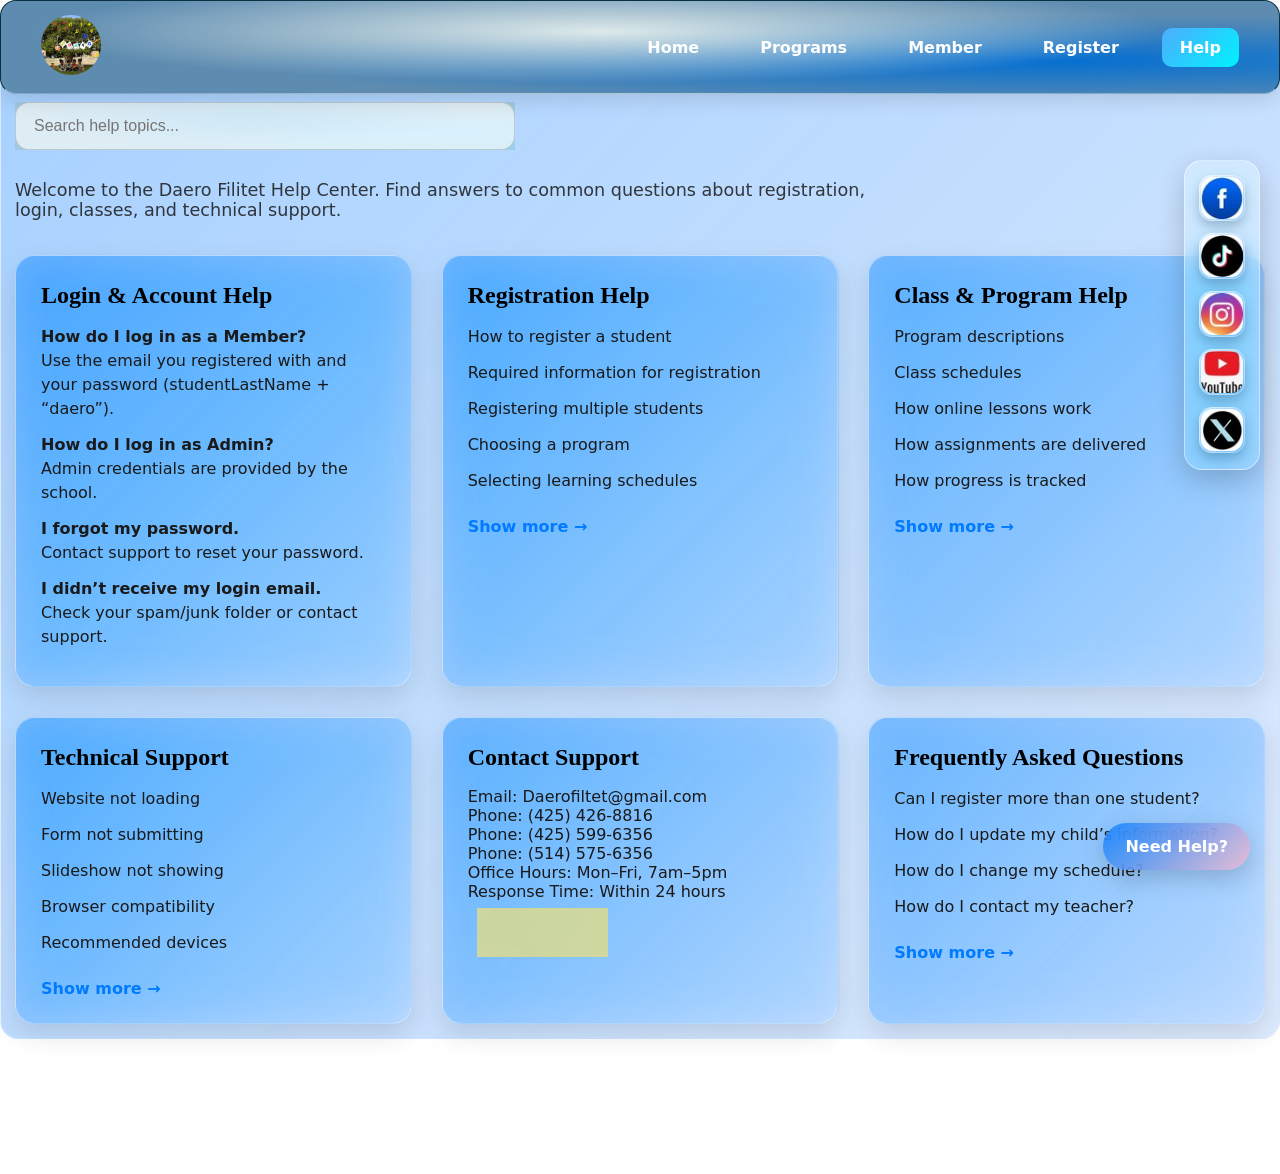
<file: help.html>
<!DOCTYPE html>
<html lang="en">
<head>
    <meta name="google" content="notranslate">
    <meta name="robots" content="noai, noimageai">
    <meta http-equiv="Content-Language" content="en">
    <meta http-equiv="X-UA-Compatible" content="IE=edge">
    <meta charset="UTF-8">
    <meta name="viewport" content="width=device-width, initial-scale=1.0">

    <title>Help – Daero Filitet</title>
     <link rel="stylesheet" href="css/app.css">
</head>

<body>

<!-- SOCIAL ICONS (RIGHT SIDE FLOATING) -->
<div class="glass-social-container">
    <ul class="social glass-social">
        <li><a href="#" class="glass-social-icon">
            <img src="assets/facebook.jpg" alt="Facebook">
            <div class="social-overlay"></div>
        </a></li>
        <li><a href="#" class="glass-social-icon">
            <img src="assets/TikTok.jpg" alt="TikTok">
            <div class="social-overlay"></div>
        </a></li>
        <li><a href="#" class="glass-social-icon">
            <img src="assets/instagram.jpg" alt="Instagram">
            <div class="social-overlay"></div>
        </a></li>
        <li><a href="#" class="glass-social-icon">
            <img src="assets/Youtube.jpg" alt="YouTube">
            <div class="social-overlay"></div>
        </a></li>
        <li><a href="#" class="glass-social-icon">
            <img src="assets/X-logo.jpg" alt="X-News">
            <div class="social-overlay"></div>
        </a></li>
    </ul>
</div>

<!-- NAVIGATION BAR -->
<header class="navbar member-header">
    <div class="logo-container">
        <img src="assets/logo.png" class="logo-img" alt="Daero Filitet Logo">
    </div>

        <nav class="main-nav">
            <ul>
               <li><a href="index.html" data-page="index">Home</a></li>
               <li><a href="programs.html" data-page="programs">Programs</a></li>
               <li><a href="member.html" data-page="member">Member</a></li>
               <li><a href="register.html" data-page="register">Register</a></li>
               <li><a href="help.html" data-page="help">Help</a></li>
            </ul>
        </nav>

</header>


<!-- HELP PAGE CONTENT -->
<section class="page-wrapper help-wrapper">

    <h1 class="page-title">Help Center</h1>
	<div class="help-search-container">
    <input type="text" id="helpSearch" placeholder="Search help topics...">
</div>

    <p class="help-intro">
        Welcome to the Daero Filitet Help Center.  
        Find answers to common questions about registration, login, classes, and technical support.
    </p>

    <div class="help-grid">

        <!-- LOGIN & ACCOUNT HELP -->
        <div class="glass-card help-card">
            <h2>Login & Account Help</h2>
            <ul class="help-list">
                <li><strong>How do I log in as a Member?</strong><br>
                    Use the email you registered with and your password (studentLastName + “daero”).</li>

                <li><strong>How do I log in as Admin?</strong><br>
                    Admin credentials are provided by the school.</li>

                <li><strong>I forgot my password.</strong><br>
                    Contact support to reset your password.</li>

                <li><strong>I didn’t receive my login email.</strong><br>
                    Check your spam/junk folder or contact support.</li>
            </ul>
        </div>

        <!-- REGISTRATION HELP -->
        <div class="glass-card help-card">
    <h2>Registration Help</h2>

    <ul class="help-list">
        <li>How to register a student</li>
        <li>Required information for registration</li>
        <li>Registering multiple students</li>
        <li>Choosing a program</li>
        <li>Selecting learning schedules</li>
    </ul>

    <a class="help-more-link" data-target="reg-details">Show more →</a>

    <div class="help-details" id="reg-details">
        <p><strong>Detailed Information:</strong></p>
        <p>Registration requires guardian information, student details, program selection, and schedule preferences. You may register multiple students under one guardian account.</p>
    </div>
</div>


        <!-- CLASS & PROGRAM HELP -->
    <div class="glass-card help-card">
            <h2>Class & Program Help</h2>
            <ul class="help-list">
                <li>Program descriptions</li>
                <li>Class schedules</li>
                <li>How online lessons work</li>
                <li>How assignments are delivered</li>
                <li>How progress is tracked</li>
            </ul>
			<a class="help-more-link" data-target="class-details">Show more →</a>

         <div class="help-details" id="class-details">
              <p><strong>Detailed Information:</strong></p>
              <p>Classes include structured lessons, assignments, and progress tracking. Programs are designed for different age groups and skill levels.</p>
        </div>

    </div>

        <!-- TECHNICAL SUPPORT -->
    <div class="glass-card help-card">
            <h2>Technical Support</h2>
            <ul class="help-list">
                <li>Website not loading</li>
                <li>Form not submitting</li>
                <li>Slideshow not showing</li>
                <li>Browser compatibility</li>
                <li>Recommended devices</li>
            </ul>
			<a class="help-more-link" data-target="tech-details">Show more →</a>

        <div class="help-details" id="tech-details">
            <p><strong>Detailed Information:</strong></p>
            <p>Most issues can be resolved by refreshing the page, checking your internet connection, or switching browsers. We recommend Chrome, Safari, or Edge.</p>
        </div>

    </div>

        <!-- CONTACT SUPPORT -->
        <div class="glass-card help-card">
            <h2>Contact Support</h2>
            <p>Email: Daerofiltet@gmail.com</p>
			<p>Phone: (425) 426‑8816</p>
			<p>Phone: (425) 599‑6356</p>
            <p>Phone: (514) 575‑6356</p>
            <p>Office Hours: Mon–Fri, 7am–5pm</p>
            <p>Response Time: Within 24 hours</p>
            <a href="contact.html" class="glass-btn help-contact-btn">Contact us</a>
        </div>

        <!-- FAQ -->
    <div class="glass-card help-card">
            <h2>Frequently Asked Questions</h2>
            <ul class="help-list">
                <li>Can I register more than one student?</li>
                <li>How do I update my child’s information?</li>
                <li>How do I change my schedule?</li>
                <li>How do I contact my teacher?</li>
            </ul>
			<a class="help-more-link" data-target="faq-details">Show more →</a>

        <div class="help-details" id="faq-details">
            <p><strong>Detailed Information:</strong></p>
            <p>FAQs cover common questions about registration, login, schedules, and communication with teachers.</p>
        </div>

    </div>

    </div>

</section>


<!-- FOOTER -->
<footer class="glass-footer">
    <ul class="footer-links">
        <li>© 2026 Daero Filitet. All Rights Reserved.</li>
        <li><a href="info.html">Web Design by Eyob Kidane</a></li>
    </ul>
</footer>
<div class="help-floating-btn" id="helpFloatingBtn">
    Need Help?
</div>
<script src="js/app.js"></script>
</body>
</html>
</file>
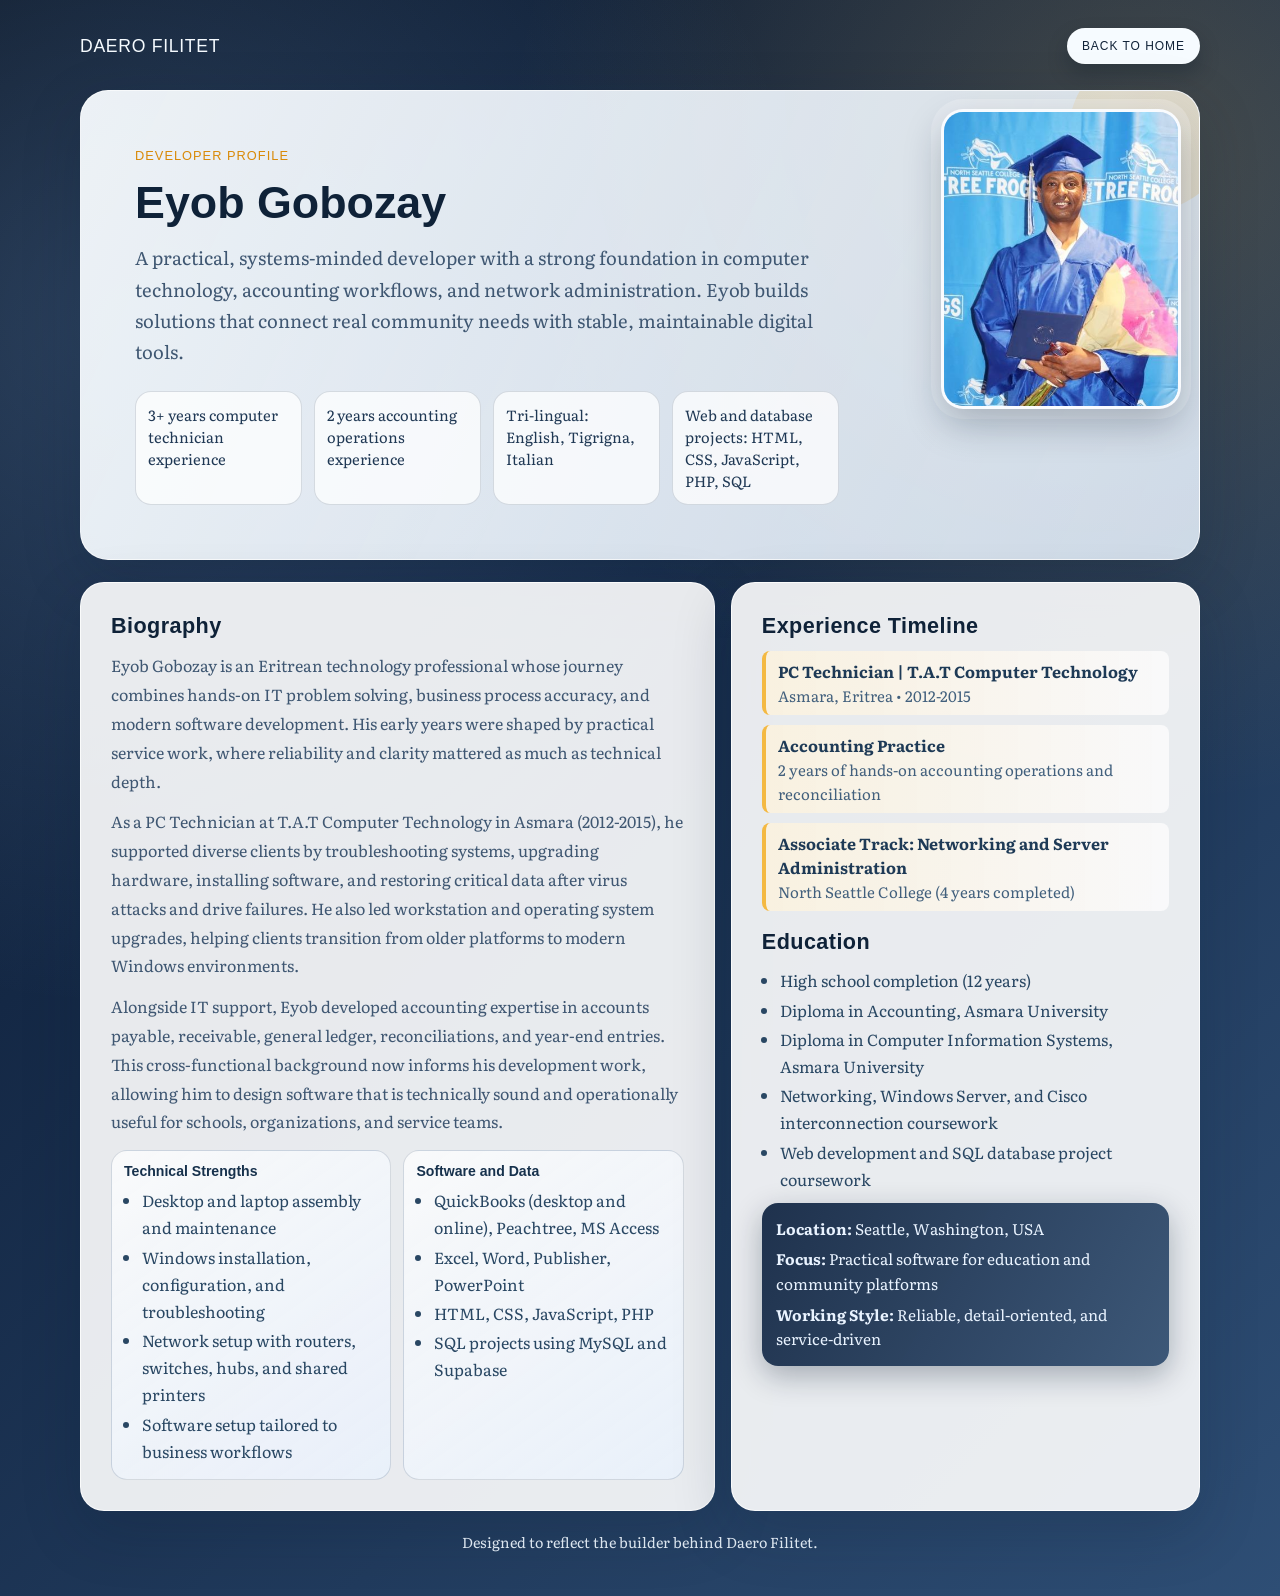
<file: info.html>
<!DOCTYPE html>
<html lang="en">
<head>
    <meta charset="UTF-8">
    <meta name="viewport" content="width=device-width, initial-scale=1.0">
    <title>Developer Biography | Daero Filitet</title>
    <meta name="description" content="Biography of Eyob Gobozay, developer and IT professional behind the Daero Filitet platform.">
    <link rel="preconnect" href="https://fonts.googleapis.com">
    <link rel="preconnect" href="https://fonts.gstatic.com" crossorigin>
    <link href="https://fonts.googleapis.com/css2?family=Archivo+Expanded:wght@500;700&family=Literata:opsz,wght@7..72,400;7..72,600&display=swap" rel="stylesheet">
    <style>
        :root {
            --bg-ink: #091424;
            --bg-deep: #142845;
            --bg-soft: #edf5ff;
            --card: rgba(255, 255, 255, 0.9);
            --line: rgba(12, 39, 71, 0.15);
            --text-main: #0f2238;
            --text-muted: #3f5772;
            --accent: #f4b942;
            --accent-strong: #d98a09;
            --glow: rgba(244, 185, 66, 0.3);
            --shadow: 0 20px 60px rgba(8, 24, 44, 0.2);
        }

        * {
            box-sizing: border-box;
            margin: 0;
            padding: 0;
        }

        body {
            min-height: 100vh;
            font-family: "Literata", Georgia, serif;
            color: var(--text-main);
            background:
                radial-gradient(circle at 10% 20%, rgba(150, 198, 255, 0.22), transparent 40%),
                radial-gradient(circle at 90% 10%, rgba(244, 185, 66, 0.2), transparent 35%),
                linear-gradient(135deg, var(--bg-ink), var(--bg-deep) 35%, #2e4e75 100%);
        }

        .page-wrap {
            width: min(1120px, 92vw);
            margin: 0 auto;
            padding: 28px 0 44px;
        }

        .top-nav {
            display: flex;
            justify-content: space-between;
            align-items: center;
            gap: 12px;
            margin-bottom: 26px;
        }

        .brand {
            font-family: "Archivo Expanded", sans-serif;
            letter-spacing: 0.04em;
            color: #f6fbff;
            font-size: clamp(0.95rem, 2.2vw, 1.1rem);
        }

        .top-nav a {
            text-decoration: none;
            font-family: "Archivo Expanded", sans-serif;
            font-size: 0.75rem;
            letter-spacing: 0.08em;
            text-transform: uppercase;
            color: #102238;
            background: #f6fbff;
            border: 1px solid rgba(255, 255, 255, 0.3);
            border-radius: 999px;
            padding: 10px 14px;
            box-shadow: 0 10px 20px rgba(4, 19, 37, 0.25);
            transition: transform 0.2s ease, box-shadow 0.2s ease;
        }

        .top-nav a:hover {
            transform: translateY(-2px);
            box-shadow: 0 14px 28px rgba(4, 19, 37, 0.32);
        }

        .hero {
            position: relative;
            border-radius: 28px;
            overflow: hidden;
            padding: clamp(26px, 5vw, 54px);
            padding-right: clamp(26px, 30vw, 360px);
            background:
                linear-gradient(115deg, rgba(248, 252, 255, 0.95), rgba(231, 242, 255, 0.86)),
                radial-gradient(circle at 90% 0%, rgba(244, 185, 66, 0.22), transparent 50%);
            box-shadow: var(--shadow);
            border: 1px solid rgba(255, 255, 255, 0.7);
            margin-bottom: 22px;
            animation: riseIn 0.8s ease both;
        }

        .hero-photo {
            position: absolute;
            top: 18px;
            right: 18px;
            width: clamp(130px, 22vw, 240px);
            aspect-ratio: 4 / 5;
            border-radius: 22px;
            overflow: hidden;
            border: 3px solid rgba(255, 255, 255, 0.85);
            box-shadow: 0 16px 36px rgba(8, 24, 44, 0.25), 0 0 0 10px rgba(255, 255, 255, 0.22);
            z-index: 2;
            background: #d9e8f9;
        }

        .hero-photo img {
            width: 100%;
            height: 100%;
            object-fit: cover;
            display: block;
        }

        .hero::after {
            content: "";
            position: absolute;
            width: 160px;
            height: 160px;
            border-radius: 50%;
            background: radial-gradient(circle at 30% 30%, var(--accent), var(--accent-strong));
            opacity: 0.17;
            top: -40px;
            right: -30px;
            pointer-events: none;
        }

        .hero h1 {
            font-family: "Archivo Expanded", sans-serif;
            font-size: clamp(1.8rem, 4vw, 2.8rem);
            line-height: 1.15;
            margin-bottom: 14px;
            max-width: 16ch;
        }

        .hero .role {
            font-family: "Archivo Expanded", sans-serif;
            letter-spacing: 0.08em;
            text-transform: uppercase;
            font-size: 0.8rem;
            color: var(--accent-strong);
            margin-bottom: 10px;
        }

        .hero p {
            font-size: clamp(1rem, 2vw, 1.15rem);
            color: var(--text-muted);
            max-width: 65ch;
            line-height: 1.7;
        }

        .highlights {
            display: grid;
            grid-template-columns: repeat(4, minmax(0, 1fr));
            gap: 12px;
            margin-top: 24px;
        }

        .pill {
            border-radius: 16px;
            padding: 12px;
            border: 1px solid var(--line);
            background: rgba(255, 255, 255, 0.75);
            font-size: 0.92rem;
            color: #1f3854;
        }

        .sections {
            display: grid;
            grid-template-columns: 1.15fr 0.85fr;
            gap: 16px;
        }

        .card {
            background: var(--card);
            border: 1px solid rgba(255, 255, 255, 0.8);
            border-radius: 24px;
            padding: clamp(20px, 4vw, 30px);
            box-shadow: var(--shadow);
            animation: riseIn 0.65s ease both;
        }

        .card:nth-child(2) {
            animation-delay: 0.14s;
        }

        h2 {
            font-family: "Archivo Expanded", sans-serif;
            font-size: clamp(1.05rem, 2.6vw, 1.35rem);
            margin-bottom: 12px;
            letter-spacing: 0.02em;
        }

        .bio p {
            line-height: 1.8;
            color: var(--text-muted);
            margin-bottom: 12px;
        }

        .grid-two {
            display: grid;
            grid-template-columns: 1fr 1fr;
            gap: 12px;
            margin-top: 14px;
        }

        .skill-box {
            border: 1px solid var(--line);
            border-radius: 16px;
            padding: 12px;
            background: linear-gradient(145deg, rgba(255, 255, 255, 0.75), rgba(232, 242, 255, 0.66));
        }

        .skill-box h3 {
            font-family: "Archivo Expanded", sans-serif;
            font-size: 0.88rem;
            margin-bottom: 8px;
            color: #16314c;
        }

        ul {
            padding-left: 18px;
        }

        li {
            line-height: 1.7;
            color: #294763;
            margin-bottom: 2px;
        }

        .timeline {
            display: grid;
            gap: 10px;
            margin-bottom: 18px;
        }

        .time-item {
            border-left: 4px solid var(--accent);
            padding: 8px 0 8px 12px;
            background: linear-gradient(to right, rgba(255, 243, 219, 0.75), rgba(255, 255, 255, 0.7));
            border-radius: 8px;
        }

        .time-item strong {
            display: block;
            color: #1e3a56;
        }

        .time-item span {
            color: #42607d;
            font-size: 0.94rem;
        }

        .meta {
            margin-top: 10px;
            padding: 14px;
            border-radius: 16px;
            background: linear-gradient(120deg, rgba(20, 40, 69, 0.95), rgba(48, 77, 110, 0.93));
            color: #e9f3ff;
            box-shadow: 0 10px 30px rgba(8, 24, 44, 0.3);
        }

        .meta p {
            line-height: 1.6;
            font-size: 0.96rem;
        }

        .meta p + p {
            margin-top: 6px;
        }

        .footer-note {
            margin-top: 20px;
            text-align: center;
            color: rgba(241, 248, 255, 0.9);
            font-size: 0.9rem;
            animation: fadeIn 1.2s ease both;
        }

        @keyframes riseIn {
            from {
                opacity: 0;
                transform: translateY(18px);
            }
            to {
                opacity: 1;
                transform: translateY(0);
            }
        }

        @keyframes fadeIn {
            from { opacity: 0; }
            to { opacity: 1; }
        }

        @media (max-width: 960px) {
            .sections {
                grid-template-columns: 1fr;
            }

            .hero {
                padding-right: clamp(26px, 5vw, 54px);
            }

            .hero-photo {
                position: static;
                width: min(280px, 100%);
                margin: 14px 0 8px;
            }

            .highlights {
                grid-template-columns: repeat(2, minmax(0, 1fr));
            }

            .grid-two {
                grid-template-columns: 1fr;
            }
        }

        @media (max-width: 560px) {
            .page-wrap {
                width: min(96vw, 1120px);
                padding-top: 18px;
            }

            .top-nav {
                flex-direction: column;
                align-items: flex-start;
            }

            .highlights {
                grid-template-columns: 1fr;
            }

            .pill {
                font-size: 0.88rem;
            }
        }
    </style>
</head>
<body>
    <div class="page-wrap">
        <header class="top-nav">
            <div class="brand">DAERO FILITET</div>
            <a href="index.html">Back to Home</a>
        </header>

        <section class="hero" aria-label="Developer introduction">
            <figure class="hero-photo" aria-label="Developer photo">
                <img src="assets/Congra-Eyob.png" alt="Eyob Gobozay graduation portrait">
            </figure>
            <p class="role">Developer Profile</p>
            <h1>Eyob Gobozay</h1>
            <p>
                A practical, systems-minded developer with a strong foundation in computer technology,
                accounting workflows, and network administration. Eyob builds solutions that connect real
                community needs with stable, maintainable digital tools.
            </p>
            <div class="highlights">
                <div class="pill">3+ years computer technician experience</div>
                <div class="pill">2 years accounting operations experience</div>
                <div class="pill">Tri-lingual: English, Tigrigna, Italian</div>
                <div class="pill">Web and database projects: HTML, CSS, JavaScript, PHP, SQL</div>
            </div>
        </section>

        <section class="sections" aria-label="Biography details">
            <article class="card bio">
                <h2>Biography</h2>
                <p>
                    Eyob Gobozay is an Eritrean technology professional whose journey combines hands-on IT
                    problem solving, business process accuracy, and modern software development. His early
                    years were shaped by practical service work, where reliability and clarity mattered as much
                    as technical depth.
                </p>
                <p>
                    As a PC Technician at T.A.T Computer Technology in Asmara (2012-2015), he supported diverse
                    clients by troubleshooting systems, upgrading hardware, installing software, and restoring
                    critical data after virus attacks and drive failures. He also led workstation and operating
                    system upgrades, helping clients transition from older platforms to modern Windows environments.
                </p>
                <p>
                    Alongside IT support, Eyob developed accounting expertise in accounts payable, receivable,
                    general ledger, reconciliations, and year-end entries. This cross-functional background now
                    informs his development work, allowing him to design software that is technically sound and
                    operationally useful for schools, organizations, and service teams.
                </p>

                <div class="grid-two">
                    <section class="skill-box">
                        <h3>Technical Strengths</h3>
                        <ul>
                            <li>Desktop and laptop assembly and maintenance</li>
                            <li>Windows installation, configuration, and troubleshooting</li>
                            <li>Network setup with routers, switches, hubs, and shared printers</li>
                            <li>Software setup tailored to business workflows</li>
                        </ul>
                    </section>

                    <section class="skill-box">
                        <h3>Software and Data</h3>
                        <ul>
                            <li>QuickBooks (desktop and online), Peachtree, MS Access</li>
                            <li>Excel, Word, Publisher, PowerPoint</li>
                            <li>HTML, CSS, JavaScript, PHP</li>
                            <li>SQL projects using MySQL and Supabase</li>
                        </ul>
                    </section>
                </div>
            </article>

            <aside class="card" aria-label="Timeline and education">
                <h2>Experience Timeline</h2>
                <div class="timeline">
                    <div class="time-item">
                        <strong>PC Technician | T.A.T Computer Technology</strong>
                        <span>Asmara, Eritrea • 2012-2015</span>
                    </div>
                    <div class="time-item">
                        <strong>Accounting Practice</strong>
                        <span>2 years of hands-on accounting operations and reconciliation</span>
                    </div>
                    <div class="time-item">
                        <strong>Associate Track: Networking and Server Administration</strong>
                        <span>North Seattle College (4 years completed)</span>
                    </div>
                </div>

                <h2>Education</h2>
                <ul>
                    <li>High school completion (12 years)</li>
                    <li>Diploma in Accounting, Asmara University</li>
                    <li>Diploma in Computer Information Systems, Asmara University</li>
                    <li>Networking, Windows Server, and Cisco interconnection coursework</li>
                    <li>Web development and SQL database project coursework</li>
                </ul>

                <div class="meta">
                    <p><strong>Location:</strong> Seattle, Washington, USA</p>
                    <p><strong>Focus:</strong> Practical software for education and community platforms</p>
                    <p><strong>Working Style:</strong> Reliable, detail-oriented, and service-driven</p>
                </div>
            </aside>
        </section>

        <p class="footer-note">Designed to reflect the builder behind Daero Filitet.</p>
    </div>
    <script src="js/app.js"></script>
</body>
</html>
</file>
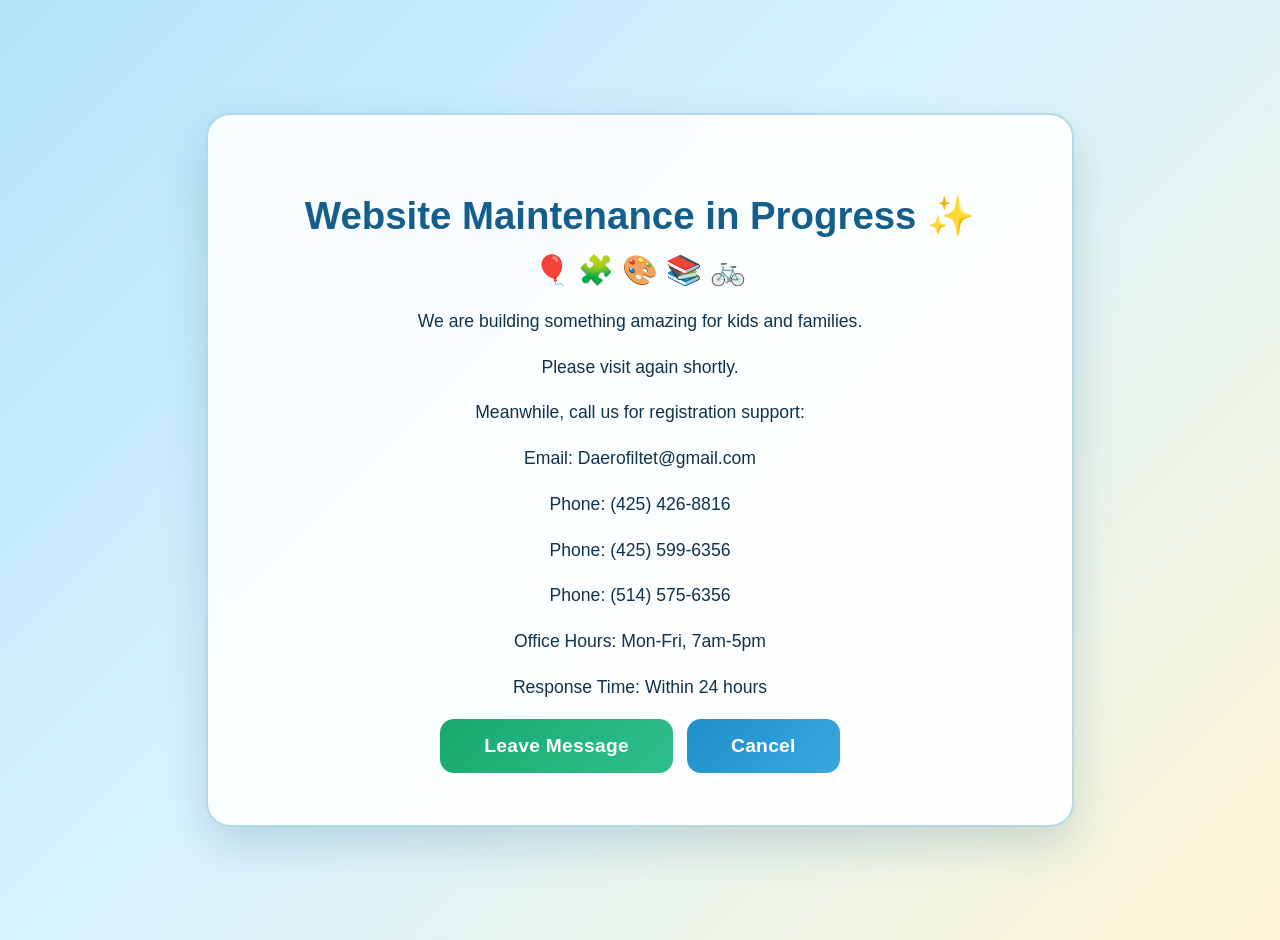
<file: MNT-Page.html>
<!DOCTYPE html>
<html lang="en">
<head>
    <meta charset="UTF-8">
    <meta name="viewport" content="width=device-width, initial-scale=1.0">
    <title>Maintenance Update - Daero Filitet</title>
    <style>
        body {
            font-family: Arial, sans-serif;
            background: linear-gradient(135deg, #b4e3f8 0%, #d8f2ff 45%, #fff6d5 100%);
            color: #11324b;
            display: flex;
            justify-content: center;
            align-items: center;
            min-height: 100vh;
            margin: 0;
            text-align: center;
            padding: 20px;
        }

        .thank-you-container {
            background: rgba(255, 255, 255, 0.88);
            backdrop-filter: blur(10px);
            border-radius: 24px;
            padding: 52px;
            border: 2px solid rgba(92, 171, 206, 0.45);
            box-shadow: 0 18px 45px rgba(30, 97, 129, 0.2);
            max-width: 760px;
            width: min(92vw, 760px);
        }

        h1 {
            color: #155d8a;
            margin-bottom: 14px;
            font-size: clamp(2rem, 3vw, 3rem);
        }

        p {
            line-height: 1.6;
            margin-bottom: 12px;
            font-size: 1.1rem;
        }

        .fun-row {
            font-size: 1.8rem;
            margin: 8px 0 20px;
        }

        .pink-bike {
            color: #ff4fa3;
        }

        .button-row {
            display: flex;
            justify-content: center;
            gap: 14px;
            flex-wrap: wrap;
            margin-top: 18px;
        }

        .close-button,
        .message-button {
            display: inline-block;
            background: linear-gradient(135deg, #1f8fcb, #3aa7df);
            color: white;
            padding: 16px 44px;
            border-radius: 14px;
            border: none;
            font-size: 1.2rem;
            font-weight: 700;
            letter-spacing: 0.3px;
            cursor: pointer;
            transition: all 0.3s ease;
        }

        .close-button:hover,
        .message-button:hover {
            background: linear-gradient(135deg, #1576ad, #2f97ca);
            transform: translateY(-3px);
        }

        .message-button {
            background: linear-gradient(135deg, #18a96f, #2fc08a);
        }

        .message-button:hover {
            background: linear-gradient(135deg, #12895a, #22a474);
        }
    </style>
</head>
<body>
    <div class="thank-you-container">
        <h1>Website Maintenance in Progress ✨</h1>
        <div class="fun-row">🎈 🧩 🎨 📚 <span class="pink-bike">🚲</span></div>
        <p>We are building something amazing for kids and families.</p>
        <p>Please visit again shortly.</p>
        <p>Meanwhile, call us for registration support:</p>
        <p>Email: Daerofiltet@gmail.com</p>
        <p>Phone: (425) 426-8816</p>
        <p>Phone: (425) 599-6356</p>
        <p>Phone: (514) 575-6356</p>
        <p>Office Hours: Mon-Fri, 7am-5pm</p>
        <p>Response Time: Within 24 hours</p>
        <div class="button-row">
            <button id="leaveMessageBtn" class="message-button">Leave Message</button>
            <button id="closeSiteBtn" class="close-button">Cancel</button>
        </div>
    </div>

    <script>
        document.getElementById("leaveMessageBtn")?.addEventListener("click", () => {
            window.location.href = "contact.html";
        });

        document.getElementById("closeSiteBtn")?.addEventListener("click", () => {
            try {
                window.open("", "_self");
                window.close();
            } catch (e) {
            }
            window.location.href = "about:blank";
        });
    </script>
</body>
</html>
</file>
<file: css/app.css>
.assignment-upload-controls #clearUploadAdditionalAssignments {
    min-width: 60px !important;
    width: auto;
    padding-left: 16px;
    padding-right: 16px;
}
/* Ensure Upload and Clear All buttons in Additional Assignments have the same width */
.assignment-upload-controls .glass-btn {
    min-width: 90px;
}
/* Match Additional Assignments buttons to Lesson Plan Upload button width */


/* Align buttons to the right and expand file input */
.assignment-upload-controls {
    display: flex;
    gap: 12px;
    align-items: center;
    justify-content: flex-end;
}
.assignment-upload-controls input[type="file"] {
    flex: 1 1 0%;
    min-width: 320px;
    max-width: 100%;
    margin-right: auto;
}

/* Expand file input in Additional Assignments panel */
.assignment-upload-controls {
    display: flex;
    gap: 12px;
    align-items: center;
}
.assignment-upload-controls input[type="file"] {
    flex: 1 1 100%;
    min-width: 0;
    max-width: 100%;
    width: 100%;
}
/* =========================================================
   1. RESET & GLOBAL VARIABLES
========================================================= */
* {
    margin: 0;
    padding: 0;
    box-sizing: border-box;
}

:root {
    --font-sans: -apple-system, BlinkMacSystemFont, "SF Pro Display", system-ui, sans-serif;
    --font-serif: Georgia, "Times New Roman", serif;

    --color-bg: #e8eef5;
    --color-bg-alt: #f7f9fc;
    --color-text-dark: #1a1a1a;
    --color-text-muted: #333333;
    --color-text-light: #ffffff;
    --color-primary: #007aff;
    --color-accent: #e5d027;
    --color-danger: #e63946;

    --glass-bg: rgba(255, 255, 255, 0.35);
    --glass-bg-soft: rgba(255, 255, 255, 0.25);
    --glass-border: rgba(255, 255, 255, 0.25);
    --glass-border-strong: rgba(255, 255, 255, 0.35);
    --glass-shadow: 0 8px 24px rgba(0, 0, 0, 0.12);

    --radius-sm: 12px;
    --radius-md: 18px;
    --radius-lg: 22px;
    --radius-pill: 999px;

    --space-1: 8px;
    --space-2: 12px;
    --space-3: 16px;
    --space-4: 24px;
    --space-5: 32px;
    --space-6: 48px;
    --space-7: 64px;
}

/* =========================================================
   2. BASE STYLES
========================================================= */

body {
    font-family: var(--font-sans);
    /*background: linear-gradient(135deg, var(--color-bg), var(--color-bg-alt));*/
    color: var(--color-text-dark);
    display: flex;
    flex-direction: column;
    min-height: 100vh;
}

body.locked-chrome {
    height: 100vh;
    overflow: hidden;
}

.navbar.fixed-chrome {
    position: fixed;
    top: 0;
    left: 0;
    right: 0;
    z-index: 2100;
}

.glass-footer.fixed-chrome {
    position: fixed;
    left: 0;
    right: 0;
    bottom: 0;
    z-index: 2100;
}

.page-scroll-container {
    position: fixed;
    left: 0;
    right: 0;
    top: var(--fixed-header-offset, 80px);
    bottom: var(--fixed-footer-offset, 0px);
    overflow-y: auto;
    overflow-x: hidden;
    -webkit-overflow-scrolling: touch;
}

h1, h2, h3, h4 {
    font-family: var(--font-serif);
    line-height: 1.2;
}

h2, h3 {
    color: var(--color-text-light);
}

h4 {
    color: #030711;
    font-size: 1.2em;
    text-align: center;
}

/* =========================================================
   3. GLASS SYSTEM
========================================================= */


.glass-title {
    background: #9F9C92;
}

.glass-footer {
    background-color: #5e8cb0;
    background-image: 
        radial-gradient(at 47% 33%, hsl(180.00, 22%, 89%) 0, transparent 59%), 
        radial-gradient(at 82% 65%, hsl(208.81, 95%, 42%) 0, transparent 55%);
}
/* Generic card */
.glass-card {
    padding: var(--space-3);
}

/* =========================================================
   4. NAVIGATION
========================================================= */
.navbar {
    display: flex;
    justify-content: space-between;
    align-items: center;
    padding: 14px 40px;
    position: fixed;
    top: 0;
    left: 0;
    width: 100%;
    z-index: 20;
    backdrop-filter: blur(18px) saturate(180%);
    -webkit-backdrop-filter: blur(18px) saturate(180%);
    background: var(--glass-bg);
    border-bottom: 1px solid var(--glass-border);
}

.logo-img {
    height: 60px;
    width: 60px;
    border-radius: 50%;
    object-fit: cover;
}

/* Desktop nav */
.glass-nav {
    position: relative;
    z-index: 1;
}

.glass-nav ul {
    list-style: none;
    display: flex;
    align-items: center;
    gap: 0.75rem;
    flex-wrap: wrap;
}

.glass-nav a {
    display: inline-flex;
    align-items: center;
    gap: 0.35rem;
    padding: 0.4rem 0.75rem;
    border-radius: var(--radius-pill);
    text-decoration: none;
    color: var(--color-text-dark);
    font-size: 0.9rem;
    background: rgba(255, 255, 255, 0.25);
    border: 1px solid rgba(255, 255, 255, 0.35);
    transition: background 0.2s ease, border-color 0.2s ease, transform 0.1s ease, color 0.2s ease;
}

.glass-nav a:hover {
    background: rgba(255, 182, 193, 0.35);
    border-color: rgba(255, 182, 193, 0.55);
    color: var(--color-primary);
    transform: translateY(-1px);
}

.glass-nav a.active {
    background: rgba(255, 182, 193, 0.45);
    border-color: rgba(255, 182, 193, 0.75);
    color: var(--color-primary);
}

.register-btn {
    padding: 8px 18px;
    background: rgba(0, 122, 255, 0.25);
    color: var(--color-primary);
    border-radius: 12px;
    border: 1px solid rgba(0, 122, 255, 0.35);
}

/* =========================================================
   HEADER HELP NOTIFICATION BADGE
========================================================= */
.header-help-notification {
    position: fixed;
    top: 14px;
    right: 40px;
    display: flex;
    align-items: center;
    gap: 12px;
    padding: 10px 16px;
    background: linear-gradient(135deg, rgba(255, 107, 107, 0.95), rgba(255, 153, 0, 0.95));
    border: 1px solid rgba(255, 153, 153, 0.6);
    border-radius: 12px;
    box-shadow: 0 8px 24px rgba(255, 107, 107, 0.3);
    z-index: 30;
    animation: slideInRight 0.4s cubic-bezier(0.34, 1.56, 0.64, 1);
    font-weight: 600;
    color: white;
    font-size: 0.95rem;
}

.header-notification-btn {
    padding: 6px 14px;
    background: rgba(255, 255, 255, 0.25);
    color: white;
    border: 1px solid rgba(255, 255, 255, 0.5);
    border-radius: 8px;
    cursor: pointer;
    font-weight: 600;
    font-size: 0.85rem;
    transition: all 0.2s ease;
}

.header-notification-btn:hover {
    background: rgba(255, 255, 255, 0.4);
    border-color: rgba(255, 255, 255, 0.7);
    transform: translateY(-2px);
    box-shadow: 0 4px 12px rgba(0, 0, 0, 0.15);
}

@keyframes slideInRight {
    from {
        opacity: 0;
        transform: translateX(100px);
    }
    to {
        opacity: 1;
        transform: translateX(0);
    }
}

/* Mobile bottom nav */
.glass-nav-mobile {
    display: none;
}

@media (max-width: 768px) {
    .glass-nav-mobile {
        display: flex;
        justify-content: space-around;
        align-items: center;
        position: fixed;
        bottom: 20px;
        left: 50%;
        transform: translateX(-50%);
        width: 90%;
        padding: 12px 18px;
        border-radius: var(--radius-lg);
        backdrop-filter: blur(18px) saturate(180%);
        -webkit-backdrop-filter: blur(18px) saturate(180%);
        background: var(--glass-bg);
        border: 1px solid var(--glass-border);
        box-shadow: var(--glass-shadow);
        z-index: 100;
    }

    .glass-nav-mobile a {
        text-decoration: none;
        color: var(--color-text-dark);
        font-weight: 600;
        font-size: 0.95rem;
        transition: 0.25s ease;
    }

    .glass-nav-mobile a:hover {
        color: var(--color-primary);
        transform: translateY(-2px);
    }
}

/* =========================================================
   5. HERO (used on other pages)
========================================================= */
.hero {
    position: relative;
    height: 100vh;
    overflow: hidden;
}

.hero-overlay {
    position: absolute;
    inset: 0;
    background: rgba(0, 0, 0, 0.25);
}

.hero-content {
    position: absolute;
    top: 50%;
    left: 50%;
    transform: translate(-50%, -50%);
    text-align: center;
    padding: 40px;
    max-width: 650px;
    animation: fadeUp 1.2s ease forwards;
    opacity: 0;
}

.hero-content h1 {
    font-size: 2.6rem;
    margin-bottom: 15px;
    color: var(--color-text-light);
}

.hero-content p {
    color: #f1f1f1;
    margin-bottom: 25px;
}

@keyframes fadeUp {
    from {
        transform: translate(-50%, -40%);
        opacity: 0;
    }
    to {
        transform: translate(-50%, -50%);
        opacity: 1;
    }
}

/* =========================================================
   6. BUTTONS
========================================================= */
.glass-btn {
    padding: 14px 26px;
    border-radius: var(--radius-md);
    text-decoration: none;
    display: inline-block;
    margin: 10px;
    color: var(--color-accent);
    font-weight: 600;
    letter-spacing: 0.3px;
    transition: 0.25s ease;
    backdrop-filter: blur(20px) saturate(180%);
    background: rgba(255, 255, 255, 0.18);
    border: 1px solid rgba(255, 255, 255, 0.25);
    font-family: var(--font-serif);
}

.glass-btn:hover {
    transform: translateY(-3px);
    box-shadow: 0 10px 25px rgba(0, 0, 0, 0.15);
}

.btn-primary {
    background: rgba(29, 53, 87, 0.45);
    color: var(--color-text-light);
}

.btn-secondary {
    background: rgba(230, 57, 70, 0.45);
    color: var(--color-text-light);
}

/* =========================================================
   7. HOME PAGE LAYOUT
========================================================= */
.page-wrapper {
    padding: 120px 40px 60px;
    background: transparent;
    margin-top: 80px; /* offset fixed navbar */
    flex: 1;
}

.gallery-title {
    font-size: 2.2rem;
    font-weight: 800;
    text-align: center;
    margin-bottom: 30px;
    color: var(--color-text-dark);
    letter-spacing: 0.5px;
}

.home-layout {
    display: grid;
    grid-template-columns: 1fr 2fr 1fr;
    gap: 20px;
    width: 100%;
    margin-top: 40px;
}

.center-gallery-column {
    display: flex;
    flex-direction: column;
    gap: 10px;
}

.side-column {
    display: flex;
    flex-direction: column;
    gap: 15px;
}

.side-card {
    padding: 20px;
    border-radius: var(--radius-md);
}

/* Right column figure */
.Graduations {
    margin: 8px 0 0;
    display: flex;
    flex-direction: column;
    gap: 12px;
}

.graduation-slideshow {
    align-items: stretch;
}

.graduation-frame {
    position: relative;
    width: 100%;
    aspect-ratio: 4 / 7;
    overflow: hidden;
    border-radius: var(--radius-md);
}

.graduation-slide {
    position: absolute;
    inset: 0;
    width: 100%;
    height: 100%;
    object-fit: contain;
    object-position: top center;
    border-radius: var(--radius-md);
    display: block;
    opacity: 0;
    transition: opacity 1.2s ease-in-out;
}

.graduation-slide.active {
    opacity: 1;
}

.Graduations p {
    margin: 0;
}

/* =========================================================
   8. GALLERY
========================================================= */
.gallery-wrapper {
    position: relative;
    height: 550px;
    border-radius: var(--radius-lg);
    overflow: hidden;
}

.gallery-top-label {
    text-align: center;
    font-size: 1.45rem;
    font-weight: 800;
    color: var(--color-text-dark);
    margin: 0;
}

.gallery-img {
    position: absolute;
    inset: 0;
    width: 100%;
    height: 100%;
    object-fit: cover;
    opacity: 0;
    transition: opacity 1.8s ease-in-out;
}

.gallery-img.active {
    opacity: 1;
}

/* =========================================================
   9. LATEST POSTS
========================================================= */
.posts {
    padding: 80px 65px;
    text-align: center;
}

.glass-title {
    font-size: 2rem;
    font-weight: 800;
    margin-bottom: 20px;
    color: var(--color-text-dark);
}

.posts-rotator {
    position: relative;
    width: 90%;
    max-width: 550px;
    height: 400px;
    margin: 40px auto;
}

.post-card {
    position: absolute;
    inset: 0;
    border-radius: var(--radius-md);
    overflow: hidden;
    opacity: 0;
    transition: opacity 1.2s ease-in-out;
}

.post-card.active {
    opacity: 1;
}

.post-card img {
    width: 100%;
    height: 100%;
    object-fit: cover;
}

/* =========================================================
   10. PROGRAMS PAGE
========================================================= */
.page-title {
    font-size: 2.4rem;
    font-weight: 800;
    margin-bottom: 40px;
    text-align: center;
}

.programs-section h1{
	color: #ffff;
    font-size: 3.2em;
    text-align: center;
}

.programs-section {
    background-image: url("../assets/bg3.png");
    background-size: cover;
    background-position: center;
    padding: 120px 40px;
    border-radius: var(--radius-lg);
    margin-top: 40px;
}

.programs-row {
    display: flex;
    justify-content: center;
    gap: 20px;
    margin-top: 40px;
    flex-wrap: wrap;
}

.programs-row-title {
    flex-basis: 100%;
    width: 100%;
    text-align: center;
    color: #000;
    margin-bottom: 0;
    font-weight: bold;
}

.program-box {
    width: 460px;
    height: 400px;
    border-radius: var(--radius-lg);
    position: relative;
    overflow: hidden;
    background-image: url("../assets/bg2.png");
    background-size: cover;
    background-position: center;
    backdrop-filter: blur(18px) saturate(180%);
    -webkit-backdrop-filter: blur(18px) saturate(180%);
    background-color: rgba(255, 255, 255, 0.15);
    border: 1px solid var(--glass-border-strong);
    box-shadow: var(--glass-shadow);
    padding: 20px;
    display: flex;
    flex-direction: column;
    justify-content: flex-end;
}

/* Level label */
.program-level {
    position: absolute;
    top: 16px;
    right: 16px;
    padding: 6px 14px;
    border-radius: 14px;
    font-size: 0.9rem;
    font-weight: 700;
    color: var(--color-text-light);
    backdrop-filter: blur(12px) saturate(180%);
    background: rgba(0, 0, 0, 0.35);
    border: 1px solid rgba(255, 255, 255, 0.25);
}

/* Title + price row (used in JS layout) */
.program-header {
    display: flex;
    justify-content: space-between;
    align-items: center;
    margin-bottom: 6px;
}

.program-meta {
    margin-left: auto;
    display: flex;
    align-items: center;
}

.program-title {
    font-size: 1.8rem;
    font-weight: 800;
    color: var(--color-text-light);
    text-shadow: 0 2px 6px rgba(0, 0, 0, 0.4);
    margin: 0;
}

.program-price {
    font-size: 1.3rem;
    font-weight: 700;
    color: #ffeb3b;
    text-shadow: 0 2px 6px rgba(0, 0, 0, 0.4);
}

.program-rating {
    font-size: 1.1rem;
    font-weight: 600;
    color: #ffeb3b;
    margin: 0 0 10px;
    text-align: right;
}

/* Bullet points */
.program-points {
    list-style: disc;
    padding-left: 20px;
}

.program-points li p {
    color: var(--color-text-light);
    font-size: 1rem;
    margin: 4px 0;
}

.program-attraction {
    margin: 8px 0 10px;
    padding: 8px 10px;
    border-radius: 10px;
    background: rgba(241, 227, 154, 0.814);
    color: #2d2a1f;
    font-size: 0.86rem;
    font-weight: 700;
    line-height: 1.35;
}

.program-learn-subtitle {
    margin: 8px 0 4px;
    font-size: 0.92rem;
    font-weight: 800;
    color: #111111;
}

.program-rating-stars {
    color: #ffe070;
    letter-spacing: 1px;
    font-size: 0.84rem;
}

.program-rating-value {
    color: #fff;
    font-weight: 800;
}

/* =========================================================
   11. WHY SECTION
========================================================= */
.why-section {
    background-image: url("../assets/bg3.png");
    background-size: cover;
    background-position: center;
    padding: 120px 40px;
    border-radius: var(--radius-lg);
    margin-top: 60px;
}

.why-title {
    text-align: center;
    font-size: 2rem;
    font-weight: 800;
    margin-bottom: 30px;
    color: var(--color-text-light);
}

.why-row {
    display: flex;
    justify-content: center;
    gap: 20px;
    flex-wrap: wrap;
}

.why-box {
    width: 260px;
    height: 280px;
    border-radius: 20px;
    padding: 20px;
    text-align: center;
    background-image: url("../assets/bg.png");
    background-size: cover;
    background-position: center;
    backdrop-filter: blur(18px) saturate(180%);
    background-color: rgba(255, 255, 255, 0.15);
    border: 1px solid var(--glass-border-strong);
    box-shadow: var(--glass-shadow);
}

.why-icon {
    width: 60px;
    height: 60px;
    margin-bottom: 12px;
    opacity: 0.9;
    filter: drop-shadow(0 4px 8px rgba(0, 0, 0, 0.25));
}

.why-box h3 {
    font-size: 1.2rem;
    font-weight: 700;
    margin-bottom: 10px;
}

.why-box p {
    font-size: 0.9em;
    color: var(--color-text-light);
}

/* =========================================================
   12. CTA SECTION
========================================================= */
.cta-section {
    display: flex;
    justify-content: center;
    margin: 60px 0;
}

.cta-box {
    width: 900px;
    max-width: 100%;
    height: 260px;
    border-radius: var(--radius-lg);
    padding: 30px;
    text-align: center;
    background-image: url("../assets/bg3.png");
    background-size: cover;
    background-position: center;
    backdrop-filter: blur(18px) saturate(180%);
    background-color: rgba(255, 255, 255, 0.15);
    border: 1px solid var(--glass-border-strong);
    box-shadow: var(--glass-shadow);
}

.cta-title {
    font-size: 2rem;
    font-weight: 800;
    margin-bottom: 10px;
    color: var(--color-text-light);
}

.cta-text,
.cta-box p {
    font-size: 0.9em;
    color: var(--color-text-light);
    margin-bottom: 20px;
}

.cta-btn {
    margin-top: 10px;
    padding: 12px 24px;
    font-size: 1.1rem;
    border-radius: 14px;
}

/* =========================================================
   13. FORMS (LOGIN / REGISTER)
========================================================= */
.login-card {
    max-width: 420px;
    width: 100%;
    padding: 30px;
    text-align: left;
}

.login-card h2 {
    margin-bottom: 10px;
}

.login-card p {
    margin-bottom: 20px;
}

.form-group {
    margin-bottom: 16px;
    display: flex;
    flex-direction: column;
}

.form-group label {
    font-size: 0.9rem;
    margin-bottom: 4px;
    color: var(--color-text-muted);
}

.form-group input {
    padding: 10px 12px;
    border-radius: 10px;
    border: 1px solid rgba(0, 0, 0, 0.08);
    outline: none;
}

.small-text {
    margin-top: 14px;
    font-size: 0.85rem;
}

/* Registration form */
.register-card {
    max-width: 650px;
    width: 100%;
    padding: 30px;
}

.step-indicator {
    display: flex;
    justify-content: space-between;
    margin-bottom: 20px;
    gap: 8px;
}

.step-indicator .step {
    flex: 1;
    text-align: center;
    padding: 8px;
    border-radius: 14px;
    font-size: 0.85rem;
    background: rgba(255, 255, 255, 0.4);
    border: 1px solid transparent;
}

.step-indicator .step.active {
    border-color: var(--color-primary);
    color: var(--color-primary);
}

.step-panel {
    display: none;
}

.step-panel.active {
    display: block;
}

.step-actions {
    display: flex;
    justify-content: space-between;
    margin-top: 20px;
}

/* =========================================================
   14. ADMIN PAGES
========================================================= */
/*
.admin-body {
    background: linear-gradient(135deg, #dde7f5, #f5f7fb);
}*/

.admin-layout {
    display: grid;
    grid-template-columns: 260px 1fr;
    min-height: 100vh;
}

.admin-sidebar {
    padding: 20px;
    border-radius: 0;
    border-right: 1px solid rgba(255, 255, 255, 0.4);
}

.admin-sidebar h2 {
    margin-bottom: 20px;
}

.admin-section {
    margin-bottom: 20px;
}

.admin-section h3 {
    font-size: 0.9rem;
    text-transform: uppercase;
    margin-bottom: 6px;
    color: #555;
}

.admin-section a {
    display: block;
    text-decoration: none;
    color: #222;
    margin: 4px 0;
    font-size: 0.9rem;
}

.admin-section a:hover {
    color: var(--color-primary);
}

.admin-footer {
    margin-top: 30px;
    font-size: 0.8rem;
    color: #555;
}

.admin-main {
    padding: 30px;
}

.admin-cards {
    display: grid;
    grid-template-columns: repeat(auto-fit, minmax(230px, 1fr));
    gap: 20px;
    margin-top: 20px;
}

.admin-card {
    padding: 20px;
}

.portal-grid {
    display: grid;
    grid-template-columns: repeat(auto-fit, minmax(260px, 1fr));
    gap: 20px;
    width: 90%;
    max-width: 1100px;
}

/* =========================================================
   15. ANIMATIONS & SCROLL EFFECTS
========================================================= */
.reveal,
.slide-left,
.slide-right,
.blur-in,
.animate {
    opacity: 0;
    transform: translateY(20px);
    filter: blur(6px);
    transition: all 0.9s ease;
}

.reveal.visible,
.slide-left.visible,
.slide-right.visible,
.blur-in.visible,
.animate.visible {
    opacity: 1;
    transform: translateY(0);
    filter: blur(0);
}

.slide-left {
    transform: translateX(-40px);
}

.slide-right {
    transform: translateX(40px);
}

.blur-in {
    filter: blur(12px);
}

.stagger-1,
.delay-1 { transition-delay: 0.1s; }
.stagger-2,
.delay-2 { transition-delay: 0.2s; }
.stagger-3,
.delay-3 { transition-delay: 0.3s; }
.stagger-4,
.delay-4 { transition-delay: 0.4s; }
.stagger-5,
.delay-5 { transition-delay: 0.5s; }

/* =========================================================
   16. FOOTER
========================================================= */
.glass-footer {
    width: 100%;
    text-align: center;
    padding: 22px 0;
    margin-top: 40px;
    font-weight: 700;
    font-size: 1rem;
    backdrop-filter: blur(18px) saturate(180%);
    -webkit-backdrop-filter: blur(18px) saturate(180%);
    border-top: 1px solid var(--glass-border);
    clear: both;
}

.footer-links {
    list-style: none;
    padding: 0;
    margin: 0;
}

.footer-links li {
    margin: 4px 0;
}

.footer-links a {
    color: var(--color-primary);
    font-weight: 700;
    text-decoration: none;
    transition: 0.25s ease;
}

.footer-links a:hover {
    color: #0051c9;
    text-decoration: underline;
}

/* =========================================================
   17. RESPONSIVE
========================================================= */
@media (max-width: 992px) {
    .home-layout {
        grid-template-columns: 1fr;
    }

    .gallery-wrapper {
        height: 380px;
    }

    .program-box {
        width: 100%;
        height: auto;
    }

    .cta-box {
        height: auto;
    }
}

@media (max-width: 768px) {
    .navbar {
        padding: 10px 20px;
    }

    .page-wrapper {
        padding: 100px 20px 40px;
    }

    .hero-content h1 {
        font-size: 1.8rem;
    }

    .hero-content p {
        font-size: 0.95rem;
    }

    .posts {
        padding: 60px 20px;
    }

    .gallery-wrapper {
        height: 300px;
    }

    .posts-rotator {
        height: 220px;
    }

    .page-title {
        font-size: 1.9rem;
    }

    .programs-section,
    .why-section {
        padding: 80px 20px;
    }

    .cta-section {
        margin: 40px 0;
    }
}
/* =========================================================
   REGISTRATION FORM — REDESIGNED
========================================================= */

/* Progress Bar Container */
.progress-bar {
    position: relative;
    width: 100%;
    height: 10px;
    background: rgba(255, 255, 255, 0.25);
    border-radius: 20px;
    overflow: hidden;
    margin-bottom: 30px;
}

/* Green Fill */
.progress-fill {
    height: 100%;
    width: 0%;
    background: #4caf50;
    transition: width 0.4s ease;
}

/* Step Numbers */
.progress-steps {
    display: flex;
    justify-content: space-between;
    margin-top: 12px;
}

.step-number {
    width: 32px;
    height: 32px;
    border-radius: 50%;
    background: rgba(255,255,255,0.35);
    border: 1px solid rgba(255,255,255,0.45);
    display: flex;
    align-items: center;
    justify-content: center;
    font-weight: 700;
    color: #333;
    transition: 0.3s ease;
}

.step-number.active {
    background: #4caf50;
    color: white;
    border-color: #4caf50;
}

/* Step Panels */
.step-panel {
    display: none;
}

.step-panel.active {
    display: block;
    animation: fadeSlide 0.4s ease;
}

@keyframes fadeSlide {
    from { opacity: 0; transform: translateY(10px); }
    to   { opacity: 1; transform: translateY(0); }
}

/* Form Titles */
.form-title {
    font-size: 1.6rem;
    font-weight: 800;
    margin-bottom: 20px;
    color: var(--color-text-dark);
}

.form-subtitle {
    font-size: 1.2rem;
    font-weight: 700;
    margin: 20px 0 10px;
    color: var(--color-text-dark);
}

/* Form Groups */
.form-group {
    margin-bottom: 18px;
    display: flex;
    flex-direction: column;
}

.form-group label {
    font-size: 0.95rem;
    margin-bottom: 6px;
    font-weight: 600;
    color: var(--color-text-dark);
}

.form-group input,
.form-group select {
    padding: 12px 14px;
    border-radius: 12px;
    border: 1px solid rgba(0,0,0,0.15);
    background: rgba(255,255,255,0.65);
    outline: none;
    font-size: 1rem;
    transition: 0.25s ease;
}

.form-group input:focus,
.form-group select:focus {
    border-color: var(--color-primary);
    box-shadow: 0 0 0 3px rgba(0,122,255,0.25);
}

/* Schedule Blocks */
.schedule-block {
    margin-bottom: 20px;
}

.schedule-block label {
    font-weight: 700;
    margin-bottom: 6px;
    display: block;
}

.time-row {
    display: flex;
    align-items: center;
    gap: 10px;
}

.time-row input[type="time"] {
    padding: 10px;
    border-radius: 10px;
    border: 1px solid rgba(0,0,0,0.15);
    background: rgba(255,255,255,0.65);
}

/* Step Buttons */
.step-actions {
    display: flex;
    justify-content: space-between;
    margin-top: 25px;
}

.step-actions button {
    min-width: 120px;
}

/* Responsive */
@media (max-width: 600px) {
    .time-row {
        flex-direction: column;
        align-items: flex-start;
    }

    .step-actions {
        flex-direction: column;
        gap: 12px;
    }
}

/* Registration Card Layout */
.register-card {
    width: 100%;
    max-width: 700px;
    margin: 0 auto;
    padding: 30px;
    border-radius: 20px;
    display: block;
    background: rgba(255, 255, 255, 0.35);
    backdrop-filter: blur(12px);
    -webkit-backdrop-filter: blur(12px);
    box-shadow: 0 8px 25px rgba(0,0,0,0.1);
}
.page-wrapper {
    padding: 40px 20px;
}

/*--.register-card { 
     border: 5px solid red !important; } --*/
	 
/* -------------------------------
       glass‑styled summary container
    --------------------------------*/ 
.summary-box {
    background: rgba(255,255,255,0.55);
    padding: 20px;
    border-radius: 15px;
    margin-bottom: 20px;
    line-height: 1.6;
    font-size: 1rem;
    box-shadow: 0 4px 15px rgba(0,0,0,0.1);
}
.summary-box strong {
    font-weight: 700;
}

.step-actions {
    display: flex;
    justify-content: space-between;
    margin-top: 25px;
}

/* Two-column layout for registration page */
.register-layout {
    display: flex;
    gap: 40px;
    align-items: flex-start;
    justify-content: center;
    margin-top: 30px;
}

/* Left image column */
.register-images {
    display: flex;
    flex-direction: column;
    gap: 20px;
    width: 280px; /* adjust as needed */
}

/* Individual images */
.reg-img {
    width: 100%;
    height: 200px; /* same height for all */
    object-fit: cover;
    border-radius: 18px;
    box-shadow: 0 6px 20px rgba(0,0,0,0.15);
    transition: transform 0.4s ease, box-shadow 0.4s ease;
}

/* Floating hover effect */
.reg-img:hover {
    transform: translateY(-6px);
    box-shadow: 0 12px 28px rgba(0,0,0,0.25);
}

/* Responsive layout */
@media (max-width: 900px) {
    .register-layout {
        flex-direction: column;
        align-items: center;
    }

    .register-images {
        flex-direction: row;
        width: 100%;
        justify-content: center;
    }

    .reg-img {
        height: 150px;
        width: 30%;
    }
}

/* Two-column layout: Form LEFT, Slideshow RIGHT */
.register-layout {
    display: flex;
    align-items: flex-start;
    justify-content: center;
    gap: 40px;
    margin-top: 30px;
}

/* LEFT SIDE: Form */
.left-form {
    flex: 1;
    max-width: 650px;
}

/* RIGHT SIDE: Slideshow Panel */
.right-slideshow {
    width: 800px;
    height: 600px;
    border-radius: 20px;
    overflow: hidden;
    position: relative;

    background: rgba(255,255,255,0.18);
    backdrop-filter: blur(14px) saturate(160%);
    -webkit-backdrop-filter: blur(14px) saturate(160%);

    border: 1px solid rgba(255,255,255,0.22);
    box-shadow: 0 10px 28px rgba(0,0,0,0.15);
}

/* Slideshow images */
.slide-img {
    position: absolute;
    inset: 0;
    width: 100%;
    height: 100%;
    object-fit: cover;
    opacity: 0;
    transition: opacity 1.2s ease-in-out;
    transform: scale(1);
}

.slide-img.active {
    opacity: 1;
    animation: subtleZoom 3s ease-in-out forwards;
}

/* Responsive */
@media (max-width: 900px) {
    .register-layout {
        flex-direction: column;
    }

    .right-slideshow {
        width: 100%;
        height: 420px;
    }
}

/* =========================================================
   STUDENT BLOCKS — SOFT GLASS CARDS
========================================================= */

.student-block {
    background: rgba(255, 255, 255, 0.28); /* softer glass */
    backdrop-filter: blur(10px) saturate(160%);
    -webkit-backdrop-filter: blur(10px) saturate(160%);
    border: 1px solid rgba(255, 255, 255, 0.22);
    border-radius: 16px;
    padding: 20px;
    margin-bottom: 22px;
    box-shadow: 0 6px 18px rgba(0,0,0,0.08);
}

/* Student block title */
.student-block h3 {
    font-family: var(--font-serif);
    font-size: 1.3rem;
    font-weight: 800;
    color: var(--color-text-dark);
    margin-bottom: 6px;
}

/* Short left-aligned divider */
.student-divider {
    width: 80px; /* short line */
    height: 3px;
    background: #333; /* Option B */
    border-radius: 2px;
    margin-bottom: 16px;
}

/* Student block form fields */
.student-block .form-group {
    margin-bottom: 16px;
}

.student-block input {
    background: rgba(255,255,255,0.65);
    border: 1px solid rgba(0,0,0,0.15);
    padding: 12px 14px;
    border-radius: 12px;
    outline: none;
    font-size: 1rem;
}

.student-block input:focus {
    border-color: var(--color-primary);
    box-shadow: 0 0 0 3px rgba(0,122,255,0.25);
}
/* =========================================================
   MEMBER PAGE — PREMIUM HEADER (BLUE GLASS + BLUSH GRADIENT)
========================================================= */

.member-header {
    background: linear-gradient(
        135deg,
        rgba(0, 122, 255, 0.45),
        rgba(255, 180, 200, 0.35)
    );
    backdrop-filter: blur(18px) saturate(180%);
    -webkit-backdrop-filter: blur(18px) saturate(180%);
    border-bottom: 1px solid rgba(255, 255, 255, 0.25);
    box-shadow: 0 6px 20px rgba(0,0,0,0.12);
}

/* Navigation hover (light blue glow) */
.member-header nav a:hover span,
.member-header nav a:hover .nav-text {
    color: #b7d9ff !important;
    text-shadow: 0 0 6px rgba(180, 220, 255, 0.8);
}

/* Active Member tab */
.member-header nav a.active span {
    color: #ffffff !important;
    font-weight: 700;
    text-shadow: 0 0 8px rgba(255,255,255,0.9);
}


/* =========================================================
   MEMBER PAGE LAYOUT (SIDE-BY-SIDE)
========================================================= */

.member-wrapper {
    width: 100%;
    max-width: 1400px;
    margin: 0 auto;
    padding-top: 40px;
    flex: 1;
}

.member-title {
    margin-top: 10px; /* push closer to header */
    margin-bottom: 25px;
    font-size: 2.3rem;
    font-weight: 800;
    text-align: left;
}

.member-layout {
    display: flex;
    justify-content: space-between;
    align-items: flex-start;
    gap: 40px;
}


/* =========================================================
   PREMIUM GLASS LOGIN PANEL (LEFT SIDE)
========================================================= */

.premium-glass {
    width: 420px;
    padding: 35px;
    border-radius: 22px;

    background: rgba(255, 255, 255, 0.28);
    backdrop-filter: blur(18px) saturate(180%);
    -webkit-backdrop-filter: blur(18px) saturate(180%);

    border: 1px solid rgba(255, 255, 255, 0.22);
    box-shadow: 0 10px 28px rgba(0,0,0,0.15);
}

.login-heading {
    font-size: 1.8rem;
    font-weight: 800;
    margin-bottom: 6px;
}

.login-subtext {
    margin-bottom: 22px;
    opacity: 0.85;
}


/* =========================================================
   CINEMATIC SLIDESHOW (RIGHT SIDE)
========================================================= */

.member-slideshow {
    width: 800px;
    height: 600px;
    border-radius: 20px;
    overflow: hidden;

    background: rgba(255,255,255,0.18);
    backdrop-filter: blur(14px) saturate(160%);
    -webkit-backdrop-filter: blur(14px) saturate(160%);

    border: 1px solid rgba(255,255,255,0.22);
    box-shadow: 0 10px 28px rgba(0,0,0,0.15);

    position: relative;
}

.member-slide {
    position: absolute;
    width: 100%;
    height: 100%;
    object-fit: cover;

    opacity: 0;
    transition: opacity 1.2s ease-in-out;
    transform: scale(1);
}

/* Active slide fades in + subtle zoom */
.member-slide.active {
    opacity: 1;
    animation: subtleZoom 3s ease-in-out forwards;
}

/* Subtle 2–3% cinematic zoom */
@keyframes subtleZoom {
    from { transform: scale(1); }
    to   { transform: scale(1.025); }
}


/* =========================================================
   FORM ELEMENTS INSIDE LOGIN PANEL
========================================================= */

.premium-glass .form-group {
    margin-bottom: 18px;
}

.admin-credential-block {
    margin-top: 14px;
}

.admin-credential-block summary {
    cursor: pointer;
    font-weight: 700;
}

.admin-credential-block .portal-form {
    margin-top: 10px;
}

.admin-credential-block .admin-password-input-wrap {
    position: relative;
}

.admin-credential-block .admin-password-input-wrap input {
    padding-right: 34px;
}

.admin-credential-block .admin-password-visibility-toggle {
    position: absolute;
    right: 8px;
    top: 50%;
    transform: translateY(-50%);
    border: none;
    background: transparent;
    cursor: pointer;
    font-size: 0.95rem;
    line-height: 1;
    padding: 2px;
}

.admin-credential-block #adminCredentialStatus {
    margin-top: 8px;
    font-weight: 700;
}

.premium-glass input,
.premium-glass select {
    width: 100%;
    padding: 12px 14px;
    border-radius: 12px;

    background: rgba(255,255,255,0.65);
    border: 1px solid rgba(0,0,0,0.15);

    font-size: 1rem;
}

.premium-glass input:focus,
.premium-glass select:focus {
    border-color: #007aff;
    box-shadow: 0 0 0 3px rgba(0,122,255,0.25);
}


/* =========================================================
   RESPONSIVE BEHAVIOR
========================================================= */

.glass-social-container {
    position: fixed;
    right: 20px;
    top: 150px;
    display: flex;
    flex-direction: column;
    gap: 12px;

    background: rgba(255,255,255,0.25);
    backdrop-filter: blur(12px) saturate(160%);
    -webkit-backdrop-filter: blur(12px) saturate(160%);
    padding: 12px;
    border-radius: 16px;
    border: 1px solid rgba(255,255,255,0.25);
    box-shadow: 0 6px 20px rgba(0,0,0,0.15);
    z-index: 999;
}

.glass-social-icon img {
    width: 40px;
    height: 40px;
    border-radius: 12px;
    object-fit: cover;
}
/* =========================================================
   HELP PAGE — WRAPPER & INTRO
========================================================= */

.help-wrapper {
    width: 100%;
    max-width: 1400px;
    margin: 0 auto;
    padding-top: 40px;
}

.help-intro {
    font-size: 1.1rem;
    opacity: 0.85;
    margin-bottom: 35px;
    max-width: 900px;
}


/* =========================================================
   HELP GRID LAYOUT
========================================================= */

.help-grid {
    display: grid;
    grid-template-columns: repeat(auto-fit, minmax(380px, 1fr));
    gap: 30px;
    margin-top: 20px;
}


/* =========================================================
   HELP CARDS (GLASS STYLE)
========================================================= */

.help-card {
    padding: 25px;
    border-radius: 20px;

    background: rgba(255, 255, 255, 0.28);
    backdrop-filter: blur(16px) saturate(180%);
    -webkit-backdrop-filter: blur(16px) saturate(180%);

    border: 1px solid rgba(255, 255, 255, 0.22);
    box-shadow: 0 10px 28px rgba(0,0,0,0.12);
}

.help-card h2 {
    font-size: 1.5rem;
    font-weight: 800;
    margin-bottom: 15px;
	
}

.help-list {
    list-style: none;
    padding-left: 0;
}

.help-list li {
    margin-bottom: 12px;
    line-height: 1.5;
}


/* =========================================================
   FLOATING SOCIAL ICONS (RIGHT SIDE VERTICAL)
========================================================= */

.glass-social-container {
    position: fixed;
    right: 20px;
    top: 160px;

    display: flex;
    flex-direction: column;
    gap: 14px;

    background: linear-gradient(180deg, rgba(255,255,255,0.28), rgba(173, 214, 255, 0.24));
    backdrop-filter: blur(12px) saturate(160%);
    -webkit-backdrop-filter: blur(12px) saturate(160%);

    padding: 14px;
    border-radius: 18px;
    border: 1px solid rgba(255,255,255,0.45);
    box-shadow: 0 10px 28px rgba(0,0,0,0.2);

    z-index: 999;
}

.glass-social {
    list-style: none;
    margin: 0;
    padding: 0;
    display: grid;
    gap: 10px;
}

.glass-social-icon {
    position: relative;
    display: inline-flex;
    border-radius: 14px;
    padding: 2px;
    background: linear-gradient(135deg, rgba(255,255,255,0.55), rgba(74, 154, 255, 0.35));
    box-shadow: 0 6px 12px rgba(5, 34, 70, 0.25);
}

.glass-social-icon img {
    width: 42px;
    height: 42px;
    border-radius: 12px;
    object-fit: cover;
    transition: transform 0.2s ease;
}

.glass-social-icon:hover img {
    transform: scale(1.08);
}

.social-overlay {
    position: absolute;
    inset: 0;
    border-radius: 12px;
    border: 1px solid rgba(255,255,255,0.35);
    pointer-events: none;
}


/* =========================================================
   RESPONSIVE BEHAVIOR
========================================================= */

@media (max-width: 900px) {
    .glass-social-container {
        display: none; /* hide on small screens */
    }
}
 /* =========================================================
   HELP PAGE — SEARCH BAR
========================================================= */

.help-search-container {
    margin-bottom: 30px;
    max-width: 500px;
	background-color: #a0c9e0;
    background-image: 
        radial-gradient(at 47% 33%, hsl(200.35, 70%, 68%) 0, transparent 59%), 
        radial-gradient(at 82% 65%, hsl(198.89, 98%, 78%) 0, transparent 55%);
}

#helpSearch {
    width: 100%;
    padding: 14px 18px;
    border-radius: 14px;
    border: 1px solid rgba(0,0,0,0.15);
    background: rgba(255,255,255,0.65);
    font-size: 1rem;
    outline: none;
    transition: box-shadow 0.2s ease;
}

#helpSearch:focus {
    border-color: #007aff;
    box-shadow: 0 0 0 3px rgba(0,122,255,0.25);
}


/* =========================================================
   HELP PAGE — TITLES BLACK + BOLD
========================================================= */

.help-card h2,
.page-title,
.help-wrapper h1 {
    color: #000 !important;
    font-weight: 800 !important;
}


/* =========================================================
   FLOATING “NEED HELP?” BUTTON
========================================================= */

.help-floating-btn {
    position: fixed;
    bottom: 30px;
    right: 30px;

    background: linear-gradient(
        135deg,
        rgba(0, 122, 255, 0.75),
        rgba(255, 180, 200, 0.75)
    );
    backdrop-filter: blur(12px) saturate(160%);
    -webkit-backdrop-filter: blur(12px) saturate(160%);

    padding: 14px 22px;
    border-radius: 50px;
    color: #fff;
    font-weight: 700;
    font-size: 1rem;
    cursor: pointer;

    box-shadow: 0 8px 24px rgba(0,0,0,0.18);
    transition: transform 0.2s ease, box-shadow 0.2s ease;
    z-index: 999;
}

.help-floating-btn:hover {
    transform: scale(1.05);
    box-shadow: 0 10px 28px rgba(0,0,0,0.22);
}

/* =========================================================
   LIVE CHAT MODAL STYLES
========================================================= */

.live-chat-modal {
    display: none;
    position: fixed;
    bottom: 100px;
    right: 30px;
    width: 380px;
    max-height: 600px;
    z-index: 1000;
    background: rgba(255, 255, 255, 0.95);
    backdrop-filter: blur(12px) saturate(160%);
    -webkit-backdrop-filter: blur(12px) saturate(160%);
    border-radius: 18px;
    box-shadow: 0 16px 48px rgba(0, 0, 0, 0.15);
    border: 1px solid rgba(255, 255, 255, 0.35);
    flex-direction: column;
    animation: slideUp 0.3s ease;
}

.live-chat-modal.active {
    display: flex;
}

@keyframes slideUp {
    from {
        opacity: 0;
        transform: translateY(20px);
    }
    to {
        opacity: 1;
        transform: translateY(0);
    }
}

.live-chat-container {
    display: flex;
    flex-direction: column;
    height: 100%;
    border-radius: 18px;
    overflow: hidden;
}

.live-chat-header {
    background: linear-gradient(135deg, #007aff, #ff9500);
    color: white;
    padding: 16px;
    display: flex;
    justify-content: space-between;
    align-items: center;
    flex-shrink: 0;
}

.live-chat-header h3 {
    margin: 0;
    font-size: 1rem;
    font-weight: 700;
}

.live-chat-close {
    background: none;
    border: none;
    color: white;
    font-size: 24px;
    cursor: pointer;
    padding: 0;
    width: 28px;
    height: 28px;
    display: flex;
    align-items: center;
    justify-content: center;
    transition: transform 0.2s ease;
}

.live-chat-close:hover {
    transform: scale(1.1);
}

.live-chat-messages {
    flex: 1;
    overflow-y: auto;
    padding: 12px;
    background: #f9f9f9;
    display: flex;
    flex-direction: column;
    gap: 8px;
}

.chat-message {
    padding: 10px 12px;
    border-radius: 10px;
    max-width: 85%;
    word-wrap: break-word;
    font-size: 0.9rem;
    line-height: 1.4;
}

.chat-message.user {
    align-self: flex-end;
    background: linear-gradient(135deg, #007aff, #0051d5);
    color: white;
    margin-left: 15%;
}

.chat-message.teacher {
    align-self: flex-start;
    background: linear-gradient(135deg, #e8eef5, #d0d8e3);
    color: #333;
    margin-right: 15%;
}

.chat-message.system-message {
    align-self: center;
    background: rgba(0, 122, 255, 0.1);
    color: #007aff;
    font-size: 0.85rem;
    padding: 8px 12px;
    text-align: center;
    max-width: 95%;
}

.live-chat-input-area {
    display: flex;
    gap: 8px;
    padding: 12px;
    background: white;
    border-top: 1px solid #e0e0e0;
    flex-shrink: 0;
}

.chat-input {
    flex: 1;
    border: 1px solid #ddd;
    border-radius: 20px;
    padding: 8px 16px;
    font-family: inherit;
    font-size: 0.9rem;
    transition: border-color 0.2s ease;
}

.chat-input:focus {
    outline: none;
    border-color: #007aff;
    box-shadow: 0 0 0 2px rgba(0, 122, 255, 0.1);
}

.chat-send-btn {
    background: linear-gradient(135deg, #007aff, #0051d5);
    color: white;
    border: none;
    border-radius: 20px;
    padding: 8px 16px;
    font-weight: 600;
    cursor: pointer;
    transition: transform 0.2s ease, box-shadow 0.2s ease;
    font-size: 0.9rem;
}

.chat-send-btn:hover {
    transform: translateY(-2px);
    box-shadow: 0 4px 12px rgba(0, 122, 255, 0.3);
}

.chat-send-btn:active {
    transform: translateY(0);
}

/* Scrollbar styling for chat messages */
.live-chat-messages::-webkit-scrollbar {
    width: 6px;
}

.live-chat-messages::-webkit-scrollbar-track {
    background: transparent;
}

.live-chat-messages::-webkit-scrollbar-thumb {
    background: rgba(0, 122, 255, 0.3);
    border-radius: 3px;
}

.live-chat-messages::-webkit-scrollbar-thumb:hover {
    background: rgba(0, 122, 255, 0.5);
}

/* =========================================================
   ADMIN TEACHER DASHBOARD - LIVE CHAT MANAGEMENT
========================================================= */

.admin-chat-controls {
    display: flex;
    gap: 8px;
    margin-bottom: 12px;
}

.admin-chat-controls button {
    padding: 8px 12px;
    font-size: 0.9rem;
}

.admin-chat-sessions-list {
    flex: 1;
    overflow-y: auto;
    display: flex;
    flex-direction: column;
    gap: 8px;
    margin-bottom: 12px;
    max-height: 500px;
}

.admin-chat-session-item {
    padding: 12px;
    background: linear-gradient(135deg, rgba(112, 180, 255, 0.15), rgba(255, 152, 0, 0.15));
    border: 1px solid rgba(0, 122, 255, 0.2);
    border-radius: 10px;
    cursor: pointer;
    transition: all 0.2s ease;
    display: flex;
    justify-content: space-between;
    align-items: center;
}

.admin-chat-session-item:hover {
    background: linear-gradient(135deg, rgba(112, 180, 255, 0.25), rgba(255, 152, 0, 0.25));
    border-color: rgba(0, 122, 255, 0.4);
    transform: translateX(4px);
}

.admin-chat-session-info {
    flex: 1;
}

.admin-chat-session-name {
    font-weight: 700;
    color: #052c4f;
    margin: 0;
    margin-bottom: 2px;
}

.admin-chat-session-time {
    font-size: 0.8rem;
    color: #666;
    margin: 0;
}

.admin-chat-unread-badge {
    background: linear-gradient(135deg, #ff6b6b, #ff4757);
    color: white;
    border-radius: 12px;
    padding: 4px 8px;
    font-size: 0.75rem;
    font-weight: 700;
    min-width: 24px;
    text-align: center;
}

.admin-chat-detail-panel {
    display: flex;
    flex-direction: column;
    height: 100%;
    border: 1px solid rgba(0, 122, 255, 0.2);
    border-radius: 10px;
    overflow: hidden;
    min-height: 0;
}

.admin-chat-header {
    background: linear-gradient(135deg, #1f93c5, #0051d5);
    color: white;
    padding: 10px 12px;
    display: flex;
    align-items: center;
    gap: 8px;
    flex-shrink: 0;
}

.admin-chat-header button {
    background: rgba(255, 255, 255, 0.2);
    color: white;
    border: none;
    border-radius: 6px;
    padding: 4px 8px;
    font-size: 0.85rem;
    cursor: pointer;
    transition: background 0.2s ease;
}

.admin-chat-header button:hover {
    background: rgba(255, 255, 255, 0.3);
}

.admin-chat-header h3 {
    margin: 0;
    flex: 1;
    font-size: 0.95rem;
    font-weight: 700;
}

.admin-chat-message-history {
    flex: 1 1 0;
    overflow-y: auto;
    padding: 12px;
    background: #f9f9f9;
    display: flex;
    flex-direction: column;
    gap: 8px;
    min-height: 0;
}

.admin-chat-message {
    padding: 10px 12px;
    border-radius: 10px;
    max-width: 90%;
    word-wrap: break-word;
    font-size: 0.85rem;
    line-height: 1.4;
}

.admin-chat-message.student {
    align-self: flex-start;
    background: linear-gradient(135deg, #e8eef5, #d0d8e3);
    color: #333;
    margin-right: auto;
}

.admin-chat-message.teacher {
    align-self: flex-end;
    background: linear-gradient(135deg, #007aff, #0051d5);
    color: white;
    margin-left: auto;
}

.admin-chat-reply-section {
    display: flex;
    gap: 8px;
    padding: 12px;
    background: white;
    border-top: 1px solid #e0e0e0;
    flex-shrink: 0;
}

.admin-chat-reply-input {
    flex: 1;
    border: 1px solid #ddd;
    border-radius: 8px;
    padding: 8px 12px;
    font-family: inherit;
    font-size: 0.85rem;
    min-height: 36px;
    resize: none;
    transition: border-color 0.2s ease;
}

.admin-chat-reply-input:focus {
    outline: none;
    border-color: #007aff;
    box-shadow: 0 0 0 2px rgba(0, 122, 255, 0.1);
}

.empty-state {
    text-align: center;
    color: #999;
    padding: 20px;
    font-style: italic;
}

/* Chat Request Popup Notification */
.chat-request-popup {
    position: fixed;
    top: 20px;
    right: 20px;
    z-index: 10000;
    animation: slideInDown 0.3s ease;
}

.chat-request-popup-content {
    background: linear-gradient(135deg, #ff6b6b, #ff4757);
    color: white;
    padding: 16px 20px;
    border-radius: 12px;
    box-shadow: 0 8px 24px rgba(255, 107, 107, 0.3);
    display: flex;
    align-items: center;
    gap: 16px;
    max-width: 500px;
}

.chat-request-popup-content span {
    flex: 1;
    font-weight: 600;
}

.chat-request-popup-content button {
    white-space: nowrap;
    padding: 6px 14px;
    font-size: 0.85rem;
    background: rgba(255, 255, 255, 0.2);
    border: 1px solid rgba(255, 255, 255, 0.4);
    color: white;
    border-radius: 6px;
    cursor: pointer;
    font-weight: 600;
    transition: all 0.2s ease;
}

.chat-request-popup-content button:hover {
    background: rgba(255, 255, 255, 0.3);
    border-color: rgba(255, 255, 255, 0.6);
    transform: translateY(-1px);
}

@keyframes slideInDown {
    from {
        opacity: 0;
        transform: translateY(-20px);
    }
    to {
        opacity: 1;
        transform: translateY(0);
    }
}

/* =========================================================
   GLOBAL BLUE GLASSMORPHISM HEADER (Unified Across All Pages)
========================================================= */

.navbar.glass-nav,
.member-header {
    background-color: #5e8cb0;
    background-image: 
        radial-gradient(at 47% 33%, hsl(180.00, 22%, 89%) 0, transparent 59%), 
        radial-gradient(at 82% 65%, hsl(208.81, 95%, 42%) 0, transparent 55%);
}

/* Light blue hover for nav buttons */
.navbar.glass-nav nav a:hover span,
.navbar.glass-nav nav a:hover .nav-text {
    color: #b7d9ff !important;
    text-shadow: 0 0 6px rgba(180, 220, 255, 0.8);
}

/* Active nav item */
.navbar.glass-nav nav a.active span,
.navbar.glass-nav nav a.active .nav-text {
    color: #ffffff !important;
    font-weight: 700;
    text-shadow: 0 0 8px rgba(255,255,255,0.9);
}

/* =========================================================
   HELP PAGE — EXPAND/COLLAPSE DETAILS
========================================================= */

.help-details {
    max-height: 0;
    overflow: hidden;
    opacity: 0;
    padding-top: 0;
    transition: max-height 0.35s ease, opacity 0.35s ease, padding-top 0.35s ease;
}

.help-details.open {
    max-height: 300px;
    opacity: 1;
    padding-top: 12px;
}

.help-more-link {
    display: inline-block;
    margin-top: 12px;
    font-weight: 700;
    color: #007aff;
    cursor: pointer;
    text-decoration: none;
    transition: color 0.2s ease, text-shadow 0.2s ease;
}

.help-more-link:hover {
    color: #005fcc;
    text-shadow: 0 0 6px rgba(0,122,255,0.35);
}
/* POSTS GRID */
.posts-grid {
    display: grid;
    grid-template-columns: repeat(auto-fit, minmax(550px, 1fr));
    gap: 10px;
    margin-top: 30px;
	/*background: #62dd6f;*/
}

/* WRAPPER */
.post-wrapper {

	background-color: #5ea0f9;
   
}

/* MEDIA BOXES */
.post-media {
    width: 400px;
    height: 300px;
    border-radius: 20px;
    overflow: hidden;

    /*background: rgba(255,255,255,0.25);*/
    backdrop-filter: blur(14px) saturate(160%);
    -webkit-backdrop-filter: blur(14px) saturate(160%);
    border: 1px solid rgba(255,255,255,0.22);
    box-shadow: 0 10px 28px rgba(0,0,0,0.15);

    margin: 0 auto;
    position: relative;
}

/* SLIDESHOW IMAGES */
.slideshow img.slide {
    position: absolute;
    width: 100%;
    height: 100%;
    object-fit: cover;

    opacity: 0;
    transition: opacity 1s ease-in-out;
}

.slideshow img.active {
    opacity: 1;
}

/* TITLES */
.post-title {
    margin-top: 12px;
    font-size: 1.3rem;
    font-weight: 800;
    color: #000;
}

/* VIDEO PLAYER */
.video-player {
    width: 100%;
    height: 100%;
    object-fit: cover;
}

/* VIDEO THUMBNAILS */
.video-thumbs {
    display: flex;
    justify-content: center;
    gap: 10px;
    margin-top: 12px;
}

.video-thumbs img.thumb {
    width: 80px;
    height: 60px;
    object-fit: cover;
    border-radius: 10px;
    cursor: pointer;
    opacity: 0.6;
    transition: opacity 0.2s ease;
}

.video-thumbs img.thumb.active,
.video-thumbs img.thumb:hover {
    opacity: 1;
}

/* FORCE ALL POST WRAPPERS TO BE EQUAL SIZE */
.post-wrapper {
    width: 550px;
    margin: 0 auto;
}

/* FORCE ALL MEDIA BOXES TO MATCH EXACT SIZE */
.post-media {
    width: 550px !important;
    height: 400px !important;
    border-radius: 20px;
    overflow: hidden;
    position: relative;
}

/* FIX IMAGE SPLITTING — ENSURE FULL COVERAGE */
.post-media img.slide {
    width: 100%;
    height: 100%;
    object-fit: cover; /* keeps full coverage */
    object-position: center; /* centers image to avoid weird cropping */
}

/* FIX GRID ALIGNMENT */
.posts-grid {
    display: flex;
    justify-content: center;
    gap: 40px;
    flex-wrap: wrap;
}
/* REMOVE ALL EXTRA SPACING AROUND WRAPPERS */
.posts {
    margin: 0;
    padding: 0;
}

.posts-grid {
    display: flex;
    justify-content: center;
    align-items: flex-start;
    gap: 20px; /* tighter spacing */
    margin: 0;
    padding: 0;
}

/* REMOVE DEFAULT MARGINS FROM TITLES */
.posts h2,
.post-title {
    margin: 0;
    padding: 0;
}

/* FORCE WRAPPERS TO SIT FLUSH */
.post-wrapper {
    width: 550px;
    margin: 0; /* remove vertical spacing */
    padding: 0;
}

/* FORCE MEDIA BOXES TO BE EXACT SIZE */
.post-media {
    width: 550px !important;
    height: 400px !important;
    margin: 0;
    padding: 0;
    border-radius: 20px;
    overflow: hidden;
    position: relative;
}

/* FIX IMAGE SPLITTING + REMOVE ANY GAP */
.post-media img.slide {
    width: 100%;
    height: 100%;
    object-fit: cover;
    object-position: center;
    display: block; /* removes inline whitespace */
}

/* REMOVE SPACE UNDER VIDEO PLAYER */
.video-player {
    display: block;
    margin: 0;
    padding: 0;
}

/* REMOVE SPACE ABOVE TITLES */
.post-title {
    margin-top: 8px; /* small clean spacing */
    font-size: 1.3rem;
    font-weight: 800;
    color: #000;
}
/* =========================================================
   ADMIN SIDEBAR — iOS 26.2 Modern Frosted Style
========================================================= */

.admin-sidebar {
    width: 280px;
    padding: 28px 22px;
    border-radius: 22px;

    /* iOS 26.2 frosted blue glass */
    background: rgba(240, 245, 255, 0.55);
    backdrop-filter: blur(28px) saturate(180%);
    -webkit-backdrop-filter: blur(28px) saturate(180%);
    border: 1px solid rgba(255, 255, 255, 0.35);
    box-shadow: 0 8px 28px rgba(0,0,0,0.12);

    display: flex;
    flex-direction: column;
    gap: 32px;
}

/* Sidebar Title */
.admin-sidebar h2 {
    font-size: 1.4rem;
    font-weight: 800;
    color: #000;
    margin: 0 0 10px 0;
    letter-spacing: -0.5px;
}

/* Section Titles */
.admin-section h3 {
    font-size: 1.1rem;
    font-weight: 700;
    color: #111;
    margin-bottom: 10px;
    letter-spacing: -0.3px;
}

/* Sidebar Links */
.admin-section a {
    display: block;
    padding: 10px 14px;
    margin-bottom: 6px;

    font-size: 0.95rem;
    font-weight: 500;
    color: #222;
    text-decoration: none;

    border-radius: 12px;
    transition: background 0.2s ease, color 0.2s ease, transform 0.15s ease;
}

/* Hover State — iOS subtle glow */
.admin-section a:hover {
    background: rgba(255,255,255,0.65);
    color: #007aff;
    transform: translateX(4px);
}

/* Active State (if you add .active later) */
.admin-section a.active {
    background: rgba(0,122,255,0.15);
    color: #007aff;
    font-weight: 600;
}

/* Footer */
.admin-footer {
    margin-top: auto;
    font-size: 0.9rem;
    color: #333;
    opacity: 0.8;
    padding-top: 20px;
    border-top: 1px solid rgba(255,255,255,0.4);
}
/* =========================================================
   GLOBAL BLUE GLASS GRADIENT (REPLACES ALL BACKGROUND IMAGES)
========================================================= */

.programs-section,
.why-section,
.cta-box,
.program-box,
.why-box,
.admin-sidebar,

.admin-page {
    background-color: rgba(120, 177, 224, 0.97);
}

/* =========================================================
   PROGRAMS — FOUR BOXES HORIZONTAL, RESPONSIVE
========================================================= */

.program-box-grid {
    display: flex;
    justify-content: center;
    align-items: stretch;
    gap: 20px;
    margin-top: 30px;  
}

/* Base desktop size */
.program-box {
    flex: 0 0 22%;              /* four in a row */
    min-width: 200px;
    max-width: 260px;
    aspect-ratio: 13 / 6;       /* similar to 260x120 */
    padding: 16px;
    border-radius: 18px;
    color: #fff;
    display: flex;
    flex-direction: column;
    justify-content: space-between;

    backdrop-filter: blur(18px) saturate(180%);
    -webkit-backdrop-filter: blur(18px) saturate(180%);
    border: 1px solid rgba(255,255,255,0.35);
    box-shadow: 0 8px 22px rgba(0,0,0,0.15);
}

/* Match admin-dashboard program colors */

/* Programs page color scheme to match admin-dashboard visual */
.program-box[data-level="beginner"] {
    background: linear-gradient(135deg, #2986f5, #2563c9) !important;
}
.program-box[data-level="intermediate"] {
    background: linear-gradient(135deg, #ff7eb9, #ff5fa2) !important;
}
.program-box[data-level="advanced"] {
    background: linear-gradient(135deg, #3ec97c, #1e8c4c) !important;
}
.program-box[data-level="afterschool"] {
    background: linear-gradient(135deg, #a084ee, #6c47c6) !important;
}
.program-box[data-level="religious"] {
    background: linear-gradient(135deg, #ffb347, #ff8300) !important;
}

/* Titles + text inside */
.program-box h2 {
    font-size: 1rem;
    margin-bottom: 4px;
}

.program-count,
.program-rating {
    font-size: 0.85rem;
    margin: 0;
}

/* =========================================================
   FINAL FIX — FORCE 4 BOXES HORIZONTAL + RESPONSIVE SHRINK
========================================================= */

/* Parent container: ALWAYS horizontal */
.program-box-grid {
    display: flex !important;
    flex-direction: row !important;
    justify-content: center !important;
    align-items: stretch !important;
    gap: 20px !important;
    flex-wrap: nowrap !important;   /* NEVER wrap */
    width: 100% !important;
    overflow-x: auto;               /* allow scroll if needed */
    padding: 10px 0;
}

/* Base desktop size */
.program-box {
    flex: 0 0 240px !important;     /* fixed width for desktop */
    height: 120px !important;
    padding: 16px !important;
    border-radius: 18px !important;
    display: flex !important;
    flex-direction: column !important;
    justify-content: space-between !important;
    color: #fff !important;
    box-sizing: border-box !important;
}

/* Titles + text */
.program-box h2 {
    font-size: 1rem !important;
    margin: 0 0 4px 0 !important;
}

.program-count,
.program-rating {
    font-size: 0.85rem !important;
    margin: 0 !important;
}

/* =========================================================
   SMALL SCREENS — SHRINK TO HALF SIZE
========================================================= */

@media (max-width: 600px) {

    .program-box {
        flex: 0 0 120px !important;   /* HALF width */
        height: 60px !important;      /* HALF height */
        padding: 8px !important;
        border-radius: 12px !important;
    }

    .program-box h2 {
        font-size: 0.65rem !important;
    }

    .program-count,
    .program-rating {
        font-size: 0.55rem !important;
    }

    .program-box .glass-btn {
        display: none !important;     /* hide button on tiny screens */
    }
}

/* PROGRAMS PAGE — EXPAND CARDS TO FIT CONTENT */
.programs-section .program-box {
    flex: 1 1 0;
    width: auto;
    min-width: 160px;
    height: auto !important;
        min-height: 500px !important;
    justify-content: flex-start !important;
    overflow: visible !important;
}

@media (max-width: 900px) {
    .programs-section .program-box {
        flex: 0 0 calc(50% - 10px);
        height: auto !important;
            min-height: 430px !important;
    }
}

@media (max-width: 600px) {
    .programs-section .program-box {
        flex: 0 0 100%;
        height: auto !important;
            min-height: 400px !important;
    }
}

/* PROGRAMS PAGE — MODERN WHY + CTA BLOCKS */
.programs-why-section {
    background: linear-gradient(180deg, #091a36 0%, #07142b 100%) !important;
    border-radius: 20px;
    margin-top: 34px;
    padding: 34px 28px 24px;
}

.programs-why-title {
    color: #b8d44d !important;
    margin-bottom: 24px;
}

.programs-why-row {
    display: grid;
    grid-template-columns: repeat(4, minmax(190px, 1fr));
    gap: 18px;
}

.programs-why-card {
    background: rgba(36, 52, 78, 0.9) !important;
    border: 1px solid rgba(255,255,255,0.08) !important;
    border-radius: 10px;
    min-height: 188px;
    width: auto;
    height: auto;
    padding: 20px 16px;
    display: flex;
    flex-direction: column;
    align-items: center;
    justify-content: flex-start;
    text-align: center;
}

.programs-why-badge {
    width: 54px;
    height: 54px;
    border-radius: 50%;
    display: grid;
    place-items: center;
    font-size: 1.45rem;
    margin-bottom: 12px;
    background: linear-gradient(135deg, #ff9a24 10%, #f56a4e 55%, #53c66f 100%);
}

.programs-why-card h3 {
    color: #ffffff;
    font-size: 1.03rem;
    line-height: 1.25;
    margin: 0 0 8px;
}

.programs-why-card p {
    color: #d7e1f0;
    font-size: 0.92rem;
    line-height: 1.35;
    margin: 0;
}

.programs-cta-section {
    margin-top: 22px;
    margin-bottom: 26px;
}

.programs-cta-box {
    width: min(980px, 100%);
    height: auto;
    min-height: 210px;
    padding: 34px 26px;
    border-radius: 14px;
    background: linear-gradient(90deg, rgba(29, 47, 75, 0.95) 0%, rgba(67, 80, 104, 0.93) 100%) !important;
    border: 1px solid rgba(255,255,255,0.12);
}

.programs-cta-box .cta-title {
    margin-bottom: 8px;
    color: #ffffff;
}

.programs-cta-box .cta-text {
    margin-bottom: 18px;
    color: #e5edf9;
}

.programs-cta-actions {
    display: flex;
    gap: 12px;
    justify-content: center;
    flex-wrap: wrap;
}

.programs-cta-btn {
    min-width: 162px;
    padding: 10px 20px;
    border-radius: 7px;
    text-decoration: none;
    font-weight: 700;
    font-size: 0.92rem;
    display: inline-flex;
    align-items: center;
    justify-content: center;
    gap: 8px;
    position: relative;
    transition: transform 0.2s ease, box-shadow 0.2s ease, filter 0.2s ease;
}

.programs-cta-btn-gradient {
    color: #fff;
    background: linear-gradient(90deg, #f6a11d 0%, #f26e3b 55%, #55c56d 100%);
}

.programs-cta-btn-outline {
    color: #fff;
    border: 0;
    background: linear-gradient(90deg, #f6a11d 0%, #f26e3b 55%, #55c56d 100%);
}

.programs-cta-btn .cta-icon {
    font-size: 1rem;
    line-height: 1;
}

.programs-cta-btn .cta-arrow {
    font-size: 1.05rem;
    line-height: 1;
    transition: transform 0.2s ease;
}

.programs-cta-btn:hover {
    filter: brightness(1.18) saturate(1.18);
    box-shadow: 0 0 0 2px rgba(255, 255, 255, 0.25), 0 8px 22px rgba(0, 0, 0, 0.32);
    animation: programs-btn-gradient-shift 1.05s linear infinite;
    background-size: 180% 180%;
}

.programs-cta-btn:hover .cta-arrow {
    animation: programs-arrow-forward 0.55s ease-in-out infinite;
}

#geezLetterBoard {
    scroll-margin-top: 95px;
}

@keyframes programs-btn-vibrate {
    0% { transform: translate(0, 0); }
    25% { transform: translate(1px, -1px); }
    50% { transform: translate(-1px, 1px); }
    75% { transform: translate(1px, 1px); }
    100% { transform: translate(0, 0); }
}

@keyframes programs-btn-gradient-shift {
    0% { background-position: 0% 50%; }
    100% { background-position: 100% 50%; }
}

@keyframes programs-arrow-forward {
    0% { transform: translateX(0); }
    50% { transform: translateX(6px); }
    100% { transform: translateX(0); }
}

@media (max-width: 980px) {
    .programs-why-row {
        grid-template-columns: repeat(2, minmax(180px, 1fr));
    }
}

@media (max-width: 640px) {
    .programs-why-row {
        grid-template-columns: 1fr;
    }

    .programs-cta-box {
        padding: 26px 16px;
    }
}
/* =========================================================
   GLOBAL BLUE GLASS GRADIENT — REPLACE ALL BACKGROUND IMAGES
========================================================= */

.programs-section,
.why-section,
.cta-box,
.program-box,
.why-box,
.admin-sidebar,

.program-resources-card {
    background: linear-gradient(
        135deg,
        rgba(0, 122, 255, 0.35),
        rgba(180, 210, 255, 0.45)
    ) !important;

    backdrop-filter: blur(22px) saturate(180%) !important;
    -webkit-backdrop-filter: blur(22px) saturate(180%) !important;
    border: 1px solid rgba(255,255,255,0.35) !important;
}

/* =========================================================
   PROGRAM BOXES — FOUR COLORS + HORIZONTAL + RESPONSIVE
========================================================= */

.program-box-grid {
    display: flex !important;
    flex-direction: row !important;
    justify-content: center !important;
    align-items: stretch !important;
    gap: 20px !important;
    flex-wrap: nowrap !important;
    width: 100% !important;
    overflow-x: auto;
    padding: 10px 0;
}

/* Desktop size */
.program-box {
    flex: 0 0 320px !important;
    height: 120px !important;
    padding: 16px !important;
    border-radius: 18px !important;
    display: flex !important;
    flex-direction: column !important;
    justify-content: space-between !important;
    color: #fff !important;
    box-sizing: border-box !important;
}

/* Text inside */
.program-box h2 {
    font-size: 1rem !important;
    margin: 0 0 4px 0 !important;
}

.program-count,
.program-rating {
    font-size: 0.85rem !important;
    margin: 0 !important;
}

/* Four different colors */
.program-box[data-level="beginner"] {
    background: linear-gradient(135deg, #6bb8ff, #3d9bff) !important;
}

.program-box[data-level="intermediate"] {
    background: linear-gradient(135deg, #b28cff, #9a6bff) !important;
}

.program-box[data-level="advanced"] {
    background: linear-gradient(135deg, #4fd4c7, #2fb8a8) !important;
}

.program-box[data-level="immersion"] {
    background: linear-gradient(135deg, #ff9bb0, #ff6f8a) !important;
}

/* Small screens — shrink to half size */
@media (max-width: 600px) {

    .program-box {
        flex: 0 0 120px !important;
        height: 60px !important;
        padding: 8px !important;
        border-radius: 12px !important;
    }

    .program-box h2 {
        font-size: 0.65rem !important;
    }

    .program-count,
    .program-rating {
        font-size: 0.55rem !important;
    }

    .program-box .glass-btn {
        display: none !important;
    }
}
/* =========================================================
   PROGRAM RESOURCE LIST — GLASS CARD WITH SCROLL
========================================================= */

.program-resources-wrapper {
    margin-top: 40px;
    display: grid;
    grid-template-columns: 1fr;
    gap: 30px;
}

.program-resources-card {
    padding: 20px;
    border-radius: 18px;
    box-shadow: 0 8px 22px rgba(0,0,0,0.15);
}

.program-resources-card h2 {
    font-size: 1.2rem;
    font-weight: 800;
    margin-bottom: 12px;
    color: #fff;
}

/* Scrollable list */
.resource-list {
    max-height: 220px;
    overflow-y: auto;
    padding-right: 10px;
}

/* Individual file row */
.resource-item {
    display: flex;
    justify-content: space-between;
    align-items: center;
    padding: 8px 12px;
    margin-bottom: 8px;
    border-radius: 12px;

    background: rgba(255,255,255,0.25);
    backdrop-filter: blur(12px);
    -webkit-backdrop-filter: blur(12px);
    border: 1px solid rgba(255,255,255,0.35);
}

.resource-item span {
    font-size: 0.9rem;
    color: #fff;
}

.resource-name-wrap {
    display: inline-flex;
    align-items: center;
    gap: 8px;
    min-width: 0;
}

.legacy-file-badge {
    display: inline-block;
    padding: 2px 7px;
    border-radius: 999px;
    font-size: 0.68rem;
    font-weight: 700;
    line-height: 1.2;
    color: #7a1f1f;
    background: rgba(255, 214, 214, 0.95);
    border: 1px solid rgba(255, 160, 160, 0.95);
    white-space: nowrap;
}

/* Buttons */
.resource-btn {
    padding: 6px 12px;
    font-size: 0.75rem;
    border-radius: 10px;
    border: none;
    cursor: pointer;
    color: #fff;
}

.resource-btn.update {
    background: rgba(0,122,255,0.55);
}

.resource-btn.delete {
    background: rgba(255,80,80,0.55);
}

/* =========================================================
   DATA GRID — TABLE STYLING FOR NEW/APPLICANTS + ADMITTED
========================================================= */

.data-grid {
    width: 100%;
    border-collapse: collapse;
    margin-top: 20px;
    border-radius: 18px;
    overflow: hidden;

   
}

.data-grid th,
.data-grid td {
    padding: 8px 12px;
    border-bottom: 1px solid rgba(0,0,0,0.1);
    text-align: left;
}

.data-grid th {
    background: rgba(0,0,0,0.05);
    font-weight: 600;
}


.data-grid tr:hover {
    background: rgba(255,255,255,0.15);
}

.filter-bar {
    display: flex;
    gap: 12px;
    margin-bottom: 20px;
    flex-wrap: wrap;
}
.filter-bar {
    position: relative;
    overflow: visible !important;
    z-index: 10;
}


.filter-bar input,
.filter-bar select {
    padding: 10px 14px;
    border-radius: 12px;
    border: 1px solid rgba(255,255,255,0.35);
    background: rgba(255,255,255,0.25);
    color: #fff;
    backdrop-filter: blur(12px);
}

/* =========================================================
   PAGE VISIBILITY — ONLY ONE PAGE VISIBLE AT A TIME
========================================================= */

.admin-page {
    display: none;
}

.admin-page.active {
    display: block;
}

/* Align program boxes and resource cards in a 4-column grid */
.programs-section-grid {
    display: grid;
    grid-template-columns: repeat(4, 1fr);
    gap: 20px;
    width: 100%;
}
/* 4×2 grid layout */
.programs-section-grid {
    display: grid;
    grid-template-columns: repeat(4, 1fr);
    gap: 22px;
    width: 100%;
    margin-top: 20px;
}

/* Resource cards same size as program boxes */
.program-resources-card {
    padding: 16px;
    border-radius: 18px;
    height: 500px;
    overflow-y: auto;
    color: white;
    backdrop-filter: blur(12px);
	
}

/* Match colors to program boxes */
.program-resources-card[data-level="beginner"] {
    background: linear-gradient(135deg, #6bb8ff, #3d9bff);
}

.program-resources-card[data-level="intermediate"] {
    background: linear-gradient(135deg, #b28cff, #9a6bff);
}

.program-resources-card[data-level="advanced"] {
    background: linear-gradient(135deg, #4fd4c7, #2fb8a8);
}

.program-resources-card[data-level="immersion"] {
    background: linear-gradient(135deg, #ff9bb0, #ff6f8a);
}

/* Ensure resource list scrolls nicely */
.resource-list {
    max-height: 500px;
    overflow-y: auto;
    padding-right: 6px;
}
/* Match resource card colors EXACTLY to program boxes */
.program-resources-card[data-level="beginner"] {
    background: linear-gradient(135deg, #6bb8ff, #3d9bff) !important;
}

.program-resources-card[data-level="intermediate"] {
    background: linear-gradient(135deg, #b28cff, #9a6bff) !important;
}

.program-resources-card[data-level="advanced"] {
    background: linear-gradient(135deg, #4fd4c7, #2fb8a8) !important;
}

.program-resources-card[data-level="immersion"] {
    background: linear-gradient(135deg, #ff9bb0, #ff6f8a) !important;
}

/* 4×2 grid layout for perfect alignment */
.programs-section-grid {
    display: grid;
    grid-template-columns: repeat(4, 1fr);
    gap: 22px;
    width: 100%;
    margin-top: 20px;
	color: yellow;
}

/* Resource cards same size and shape as program boxes */
.program-resources-card {
    padding: 16px;
    border-radius: 18px;
    height: 500px;
    overflow-y: auto;
    color: white;
    backdrop-filter: blur(12px);
}
.input-error {
    border: 2px solid #ff4d4d !important;
    background-color: #ffecec !important;
}
select {
    color: black !important;
}

select option {
    background-color: white !important;
    color: black !important;
}
.filter-bar {
    display: flex;
    gap: 10px;
    flex-wrap: wrap;
	overflow: visible !important;
	position: relative; 
	z-index: 10;
}

.filter-bar select,
.filter-bar input {
    height: 36px;
    padding: 4px 10px;
    border-radius: 6px;
    border: 1px solid rgba(0,0,0,0.2);
    font-size: 0.9rem;
}
/* Column dropdown container */
.column-dropdown {
    position: relative;
	display: inline-block;
    z-index: 20;
}

/* Dropdown menu */ 
.dropdown-menu { display: none; 
    position: absolute; 
    top: 40px; 
    right: 0; 
    background: white; 
    color: black; 
    border-radius: 10px; 
    padding: 12px; 
    min-width: 180px; 
    box-shadow: 0 4px 14px rgba(0,0,0,0.25); 
    z-index: 9999; }


/* Checkbox rows */
.dropdown-menu label {
    display: flex;
    align-items: center;
    gap: 8px;
    padding: 4px 0;
    font-size: 0.9rem;
    color: black;
    cursor: pointer;
}

/* Checkbox styling */
.dropdown-menu input[type="checkbox"] {
    width: 16px;
    height: 16px;
    cursor: pointer;
}

/* Button that opens the dropdown */
#columnDropdownBtn {
    cursor: pointer;
    user-select: none;
}

/* Close dropdown when clicking outside */
body.dropdown-open .dropdown-menu {
    display: block;
}

.action-dropdown {
    position: relative;
    display: inline-block;
    z-index: 100000; /* ensure menu sits on top */
}

.action-btn {
    padding: 6px 12px;
    background: rgba(29, 53, 87, 0.45);
    color: white;
    border-radius: 6px;
    border: 1px solid rgba(255,255,255,0.25);
    cursor: pointer;
}

.action-menu {
    display: none;
    position: fixed;
    background: #fff;
    border-radius: 8px;
    min-width: 150px;
    box-shadow: 0 4px 12px rgba(0,0,0,0.25);
    z-index: 100001;
    overflow: visible;
    padding: 4px 0;
    border: 1px solid #e0e0e0;
    opacity: 1 !important;
}

.action-item {
    display: block;
    width: 100%;
    padding: 8px 12px;
    background: white;
    border: none;
    text-align: left;
    cursor: pointer;
    color: black;
	
}

.action-item:hover {
    background: #f0f0f0;
}

.status-pill {
    display: inline-block;
    padding: 4px 10px;
    border-radius: 999px;
    font-size: 0.8rem;
    font-weight: 600;
    color: #fff;
	
}

.status-ongoing {
    background: #2e7d32; /* green */
}

.status-suspended {
    background: #f9a825; /* yellow */
    color: #222;
}

.status-terminated {
    background: #c62828; /* red */
}

.status-completed {
    background: #1565c0; /* blue */
}
.filter-bar {
    display: flex;
    align-items: center;
    gap: 8px;
    flex-wrap: wrap;
}

.filter-bar .glass-btn {
    margin: 0; /* override global 10px margin */
}

.filter-bar select,
.filter-bar input {
    margin: 0;
}
/* Modern Progress Bar */
.progress-container {
    width: 100%;
    margin-bottom: 25px;
}

.progress-track {
    width: 100%;
    height: 6px;
    background: rgba(255,255,255,0.25);
    border-radius: 50px;
    overflow: hidden;
    backdrop-filter: blur(6px);
}

.progress-fill {
    height: 100%;
    width: 0%;
    background: linear-gradient(90deg, #4facfe, #00f2fe);
    border-radius: 50px;
    transition: width 0.4s ease;
}

.progress-steps {
    display: flex;
    justify-content: space-between;
    margin-top: 10px;
}

.progress-step {
    width: 32px;
    height: 32px;
    border-radius: 50%;
    background: rgba(255,255,255,0.25);
    backdrop-filter: blur(6px);
    display: flex;
    justify-content: center;
    align-items: center;
    font-weight: 700;
    color: #fff;
    transition: all 0.3s ease;
}

.progress-step.active {
    background: linear-gradient(135deg, #4facfe, #00f2fe);
    color: #fff;
    transform: scale(1.15);
}

/* === Modern Progress Bar === */

.progress-wrapper {
    width: 100%;
    margin-bottom: 30px;
    position: relative;
}

.progress-track {
    width: 100%;
    height: 8px;
    background: rgba(255,255,255,0.25);
    border-radius: 50px;
    overflow: hidden;
    backdrop-filter: blur(6px);
    position: relative;
}

.progress-fill {
    height: 100%;
    width: 0%;
    background: linear-gradient(90deg, #4facfe, #00f2fe);
    border-radius: 50px;
    transition: width 0.5s ease;
}

/* Rolling soccer ball */
.progress-ball {
    width: 38px;
    height: 38px;
    position: absolute;
    top: -22px;
    left: 0%;
    transform: translateX(-50%);
    transition: left 0.5s ease;
}

/* Step numbers */
.progress-steps {
    display: flex;
    justify-content: space-between;
    margin-top: 12px;
}

.progress-step {
    width: 34px;
    height: 34px;
    border-radius: 50%;
    background: rgba(255,255,255,0.25);
    backdrop-filter: blur(6px);
    display: flex;
    justify-content: center;
    align-items: center;
    font-weight: 700;
    color: #fff;
    transition: all 0.3s ease;
}

.progress-step.active {
    background: linear-gradient(135deg, #4facfe, #00f2fe);
    transform: scale(1.15);
}
/* Compact form layout */
.compact-row {
    display: flex;
    align-items: center;
    justify-content: space-between;
    margin-bottom: 10px;
    gap: 10px;
}

.compact-row label {
    width: 35%;
    font-size: 0.9rem;
    font-weight: 600;
}

.compact-row input,
.compact-row select {
    width: 65%;
    padding: 6px 10px;
    font-size: 0.9rem;
}

/* Reduce spacing between sections */
.form-title {
    margin-top: 15px;
    margin-bottom: 10px;
}

.step-panel {
    padding-top: 5px;
}

/* Reduce card padding */
.register-card {
    padding: 20px 25px;
}

/* Reduce vertical spacing inside student blocks */
.student-block {
    margin-bottom: 15px;
    padding: 10px;
}
/* UNIVERSAL NAVIGATION BAR */
.main-nav ul {
    display: flex;
    gap: 25px;
    list-style: none;
    padding: 0;
    margin: 0;
}

.main-nav a {
    display: inline-block;
    padding: 10px 18px;
    border-radius: 10px;
    font-weight: 600;
    color: #ffffff;
    text-decoration: none;
    transition: 0.25s ease;
}

/* Hover */
.main-nav a:hover {
    background: rgba(255,255,255,0.25);
    backdrop-filter: blur(6px);
}

/* Focus */
.main-nav a:focus {
    outline: none;
    background: rgba(255,255,255,0.35);
}

/* Active */
.main-nav a.active {
    background: linear-gradient(135deg, #4facfe, #00f2fe);
    color: #fff;
}
/* REGISTER PAGE — Pull content closer to header */
.register-layout,
.page-wrapper {
    margin-top: 0 !important;
    padding-top: 10px !important;
}

.page-title {
    margin-top: 5px !important;
    padding-top: 0 !important;
}

.left-form .register-card {
    margin-top: 10px !important;
	background-color: #5a7aa7;
    background-image: 
        radial-gradient(at 47% 33%, hsl(180.00, 22%, 89%) 0, transparent 59%), 
        radial-gradient(at 82% 65%, hsl(193.99, 94%, 42%) 0, transparent 55%);
}

.pagination-footer {
    margin-top: 15px;
    display: flex;
    justify-content: center;
    align-items: center;
    color: white;
    font-size: 15px;
    font-weight: bold;
    width: 100%;
    z-index: 1; /* keep under dropdowns */
    gap: 20px;
}

.page-btn {
    padding: 8px 18px;
    border-radius: 8px;
    border: none;
    cursor: pointer;
    font-weight: bold;
    background: #ff6f8a; /* SAME as your delete button */
    color: white;
    transition: 0.2s ease;
}

.page-btn:disabled {
    opacity: 0.4;
    cursor: default;
}

.page-btn:hover:not(:disabled) {
    background: #ff8fa3;
}

.page-info {
    flex-grow: 1;
    text-align: center;
}
.table-section {
    overflow: visible !important;
}



.data-grid {
    overflow: visible !important;
}

.data-grid tbody tr {
    overflow: visible;
}

.data-grid td {
    overflow: visible;
    position: relative;
}
/*
aside p {
    background: #6f747b!important; 
	
}
.index-aside {
    background: #6f747b!important; 
}

.side-card {
    background: #6f747b!important; 
}
.side-card-rgbtn {
    background: transparent !important;
}
.side-card-rgbtn h3,
.side-card-rgbtn h4 {
    color: #000000 !important;
    text-shadow: none !important;
    font-weight: bold !important;
}
.side-card-rgbtn p {
    text-align: justify !important;
}

.side-card-second p {
    background: none !important;
    text-align: justify !important;
}

.side-card-second {
    background: transparent !important;
}
.side-card-second h3,
.side-card-second h4 {
    color: #000000 !important;
    text-shadow: none !important;
    font-weight: bold !important;
}
.glass-btn {
    background: #d2b14e !important;
    color: #0a1a3a !important;
    font-weight: bold;
}
*/

.post-wrapper h3{
	background: #8b959f !important;
	
}
.post-wrapper h5{
	background: #8b959f !important;
	text-align: center;
	font-size: 1rem;
}
.post-wrapper p{
	text-align: justify;
	font-size: 1rem;
	
}
.post-media h3{
	text-align: center;
	font-size: 1rem;
	
}

header {
    /*background: #626a6f !important;  your deep navy */
	/* From https://css.glass */
background: rgba(8, 45, 58, 0.36);
border-radius: 16px;
box-shadow: 0 4px 30px rgba(0, 0, 0, 0.1);
backdrop-filter: blur(0.1px);
-webkit-backdrop-filter: blur(0.1px);
border: 1px solid rgba(8, 45, 58, 0.95);
}

.side-card-second, .glass-btn
.right-aside {
    backdrop-filter: blur(3px) saturate(200%);
    -webkit-backdrop-filter: blur(3px) saturate(200%);
    background-color: rgba(255, 255, 255, 0.32);
    border-radius: 12px;
    border: 1px solid rgba(209, 213, 219, 0.3);
}
.register-btn,
.cta-btn {
    background: #f95e88 !important;
    color: #f95e88 !important;
    font-weight: 700;
    padding: 12px 26px;
    border-radius: 14px;
    border: none;
    box-shadow: 0 4px 12px rgba(210, 177, 78, 0.4);
    transition: 0.25s ease;
}

.register-btn:hover,
.cta-btn:hover {
    background-color: #7b7b92;
}

.asside.side-cardbig {
  background-color: hsl(204, 49%, 33%);
}

/*-----------------------------------------------------------*/
/* FIX PAGINATION LAYOUT */
.table-section {
    width: 100% !important;
    display: flex !important;
    flex-direction: column !important;
    gap: 12px !important;
}

.page-btn {
    flex-shrink: 0 !important;
}

@media (max-width: 600px) {
    .pagination-footer {
        flex-direction: column !important;
        gap: 8px !important;
    }
}

.admin-page {
    width: 100% !important;
}
.table-section {
    width: 100% !important;
    display: block !important;
    margin-top: 15px;
}
/* ============================================
   FINAL FIX — OVERRIDE ADMIN-PAGE INHERITANCE
============================================ */
.admin-page .pagination-footer {
    all: unset !important;
    display: flex !important;
    justify-content: space-between !important;
    align-items: center !important;
    width: 100% !important;
    padding: 12px 0 !important;
    background: transparent !important;
    border: none !important;
    backdrop-filter: none !important;
}

@media (max-width: 1100px) {
    .member-layout {
        flex-direction: column;
        align-items: center;
    }

    .member-slideshow {
        width: 100%;
        height: 420px;
    }

    .premium-glass {
        width: 100%;
    }
}

.table-section {
    width: 100% !important;
    display: block !important;
    margin-top: 12px !important;
}


.data-grid {
    width: 100% !important;
    border-collapse: collapse !important;
}

.pagination-footer {
    width: 100% !important;
    display: flex !important;
    justify-content: center !important;
    align-items: center !important;
    gap: 12px;
    margin-top: 10px;
}

.page-btn {
    flex-shrink: 0 !important;
}

.admin-page .pagination-footer {
    background: transparent !important;
    border: none !important;
    backdrop-filter: none !important;
    -webkit-backdrop-filter: none !important;

    display: flex !important;
    justify-content: nenter;
    align-items: center !important;

    width: 100% !important;
    padding: 12px 0 !important;
}
/* Chrome pagination fix */
.table-section {
    display: block !important;
    width: 100% !important;
}

/* FINAL ADMIN PAGINATION ALIGNMENT */
.admin-page .pagination-footer {
    display: flex !important;
    justify-content: center !important;
    align-items: center !important;
    width: 100% !important;
    gap: 12px !important;
}

.admin-page .pagination-footer .page-info {
    flex-grow: 0 !important;
    text-align: center !important;
}

/* COMPACT ADMIN FILTERS — ONE ROW */
.admin-page .filter-bar {
    display: flex !important;
    align-items: center !important;
    flex-wrap: nowrap !important;
    gap: 8px !important;
    overflow-x: auto;
    overflow-y: hidden;
    padding-bottom: 2px;
}

.admin-page .filter-bar > * {
    flex: 0 0 auto;
}

.admin-page .filter-bar .column-dropdown {
    display: inline-flex;
    align-items: center;
    position: relative;
}

.admin-page #filterFirstNameNew,
.admin-page #filterGuardianNew,
.admin-page #filterFirstNameAd,
.admin-page #filterGuardianAd {
    width: 120px;
    min-width: 120px;
}

.admin-page #filterYearAd,
.admin-page #filterStatusAd,
.admin-page #filterGradeAd,
.admin-page #pageSizeAd,
.admin-page #filterYearNew,
.admin-page #pageSizeNew {
    min-width: 95px;
}

/* Keep admitted table columns horizontal on narrower widths */
#admittedStudentsPage .table-section {
    overflow-x: auto !important;
}

#admittedStudentsPage .data-grid {
    min-width: 1300px;
}

#admittedStudentsPage .data-grid th,
#admittedStudentsPage .data-grid td {
    white-space: nowrap;
}

#admittedStudentsPage .ad-select-cell {
    display: inline-flex;
    align-items: center;
    gap: 6px;
}

#admittedStudentsPage .sp-btn {
    border-radius: 8px;
    border: 1px solid rgba(0, 122, 255, 0.35);
    background: rgba(0, 122, 255, 0.15);
    color: #0f2741;
    font-size: 0.72rem;
    font-weight: 700;
    line-height: 1;
    padding: 4px 6px;
    cursor: pointer;
}

#admittedStudentsPage .sp-btn:hover {
    background: rgba(0, 122, 255, 0.25);
}

#newApplicantsPage .data-grid,
#admittedStudentsPage .data-grid,
#newApplicantsPage .data-grid th,
#newApplicantsPage .data-grid td,
#admittedStudentsPage .data-grid th,
#admittedStudentsPage .data-grid td {
    color: #000000 !important;
    text-shadow: none !important;
    filter: none !important;
}

#newApplicantsPage .table-section,
#admittedStudentsPage .table-section,
#newApplicantsPage .data-grid,
#admittedStudentsPage .data-grid {
    backdrop-filter: none !important;
    -webkit-backdrop-filter: none !important;
}

#newApplicantsPage .data-grid th,
#admittedStudentsPage .data-grid th {
    font-weight: 800 !important;
}

#newApplicantsPage .data-grid td,
#admittedStudentsPage .data-grid td,
#newApplicantsPage .data-grid td *,
#admittedStudentsPage .data-grid td * {
    font-weight: 700 !important;
    color: #000000 !important;
    text-shadow: none !important;
}

/* CONTACT PAGE REDESIGN */
.contact-layout {
    display: grid;
    grid-template-columns: 1.35fr 1fr;
    gap: 22px;
    align-items: start;
}

.contact-card {
    padding: 20px;
}

.contact-form {
    display: grid;
    gap: 10px;
}

.contact-form input,
.contact-form select,
.contact-form textarea {
    width: 100%;
    border-radius: 10px;
    border: 1px solid rgba(255,255,255,0.35);
    background: rgba(255,255,255,0.75);
    color: #0f2741;
    padding: 10px 12px;
    font-size: 0.95rem;
}

.contact-form textarea {
    resize: vertical;
    min-height: 140px;
}

.contact-status {
    margin-top: 8px;
    font-weight: 700;
    color: #0f4f79;
}

/* ADMIN SUPPORT PAGE */
.admin-support-grid {
    display: grid;
    grid-template-columns: repeat(2, minmax(280px, 1fr));
    gap: 18px;
}

#classTeachersTaskPage .page-title {
    margin-bottom: 14px;
}

.teachers-task-grid {
    display: grid;
    grid-template-columns: repeat(2, 1fr);
    gap: 16px;
    align-items: stretch;
}

.teachers-task-panel {
    padding: 14px;
    min-height: 720px;
}

.teachers-task-lesson-panel {
    min-height: 720px;
}

.teachers-task-schedules-panel {
    min-height: 720px;
}

.teachers-task-admin-dashboard-panel {
    min-height: 720px;
    height: 720px;
    max-height: 720px;
    padding-top: 10px;
    display: flex;
    flex-direction: column;
}

.teachers-task-attendance-panel.teachers-task-attendance-full {
    grid-column: 1 / -1;
    min-height: auto;
}

.teachers-task-attendance-panel.teachers-task-attendance-full h2 {
    margin-top: 0;
    margin-bottom: 2px;
}

.teachers-task-class-select-row {
    display: flex;
    align-items: center;
    gap: 8px;
    margin-bottom: 10px;
}

.teachers-task-class-select-row label {
    font-weight: 700;
}

.teachers-task-class-select-row select {
    min-width: 190px;
    border-radius: 8px;
    border: 1px solid rgba(28, 98, 168, 0.35);
    background: #ffffff;
    padding: 6px 10px;
    font-weight: 700;
    color: #073259;
}

.lesson-plan-weeks {
    display: flex;
    flex-direction: column;
    gap: 14px;
    max-height: 640px;
    overflow: auto;
    padding-right: 4px;
}

.lesson-week-card {
    border: 2px solid #2a2a2a;
    background: #f6f6f6;
}

.lesson-week-title {
    text-align: center;
    font-size: 1.85rem;
    font-weight: 900;
    color: #000000;
    border-bottom: 2px solid #2a2a2a;
    padding: 4px 0;
}

.lesson-week-days {
    display: grid;
    grid-template-columns: 1fr 1fr;
}

.lesson-day-column {
    display: flex;
    flex-direction: column;
    min-height: 245px;
}

.lesson-day-column h4 {
    margin: 0;
    text-align: center;
    font-size: 2rem;
    font-weight: 900;
    border-bottom: 2px solid #2a2a2a;
    color: #000000;
    padding: 2px 0;
}

.lesson-day-header-row {
    display: grid;
    grid-template-columns: 1fr auto;
    align-items: center;
    border-bottom: 2px solid #2a2a2a;
    background: #ffffff;
}

.lesson-day-header-row h4 {
    border-bottom: 0;
}

.lesson-day-doc-host {
    display: flex;
    align-items: center;
    gap: 4px;
    padding-right: 8px;
}

.lesson-doc-icon-link {
    display: inline-flex;
    align-items: center;
    justify-content: center;
    width: 24px;
    height: 24px;
    border-radius: 999px;
    border: 1px solid rgba(28, 98, 168, 0.35);
    background: #ffffff;
    color: #0f4d88;
    font-size: 1rem;
    font-weight: 900;
    text-decoration: none;
}

.lesson-doc-icon-link:hover {
    background: #e7f3ff;
}

.lesson-day-wednesday {
    border-right: 2px solid #2a2a2a;
}

.lesson-day-editor {
    width: 100%;
    flex: 1;
    border: none;
    border-radius: 0;
    resize: vertical;
    padding: 8px;
    font-size: 1.75rem;
    font-weight: 800;
    line-height: 1.38;
    color: #003a7b;
}

.lesson-day-editor:focus {
    outline: none;
}

.lesson-day-wednesday .lesson-day-editor {
    background: #fff800;
}

.lesson-day-saturday .lesson-day-editor {
    background: #ead0d3;
}

.lesson-week-actions {
    display: flex;
    justify-content: flex-end;
    gap: 8px;
    border-top: 2px solid #2a2a2a;
    padding: 8px;
    background: #ffffff;
}
.lesson-edit-btn:hover {
    background-color: #ff944d !important; /* slightly brighter than #ed7d40 */
    color: #fff;
}
.lesson-save-btn:hover {
    background-color: #f3d2c2 !important; /* slightly brighter than #dec0ad */
    color: #fff;
}
.lesson-day-wednesday.edit-mode .lesson-day-editor {
    background: #d5f08d !important;
}
.lesson-day-saturday.edit-mode .lesson-day-editor {
    background: #edb993 !important;
}

.teachers-white-paper {
    min-height: 540px;
    border-radius: 10px;
    border: 1px solid rgba(28, 98, 168, 0.28);
    background: #ffffff;
    padding: 12px;
    color: #052c4f;
    font-size: 0.96rem;
    line-height: 1.45;
}

.teachers-white-paper:focus {
    outline: 2px solid rgba(28, 98, 168, 0.32);
    outline-offset: 2px;
}

.attendance-controls-row {
/* Shared row style for lesson plan and assignment uploads */
.lesson-doc-upload-controls,
.assignment-upload-controls {
    display: flex;
    gap: 18px;
    align-items: center;
    margin-bottom: 10px;
    width: 100%;
}

.lesson-doc-upload-controls select,
.lesson-doc-upload-controls input[type="file"],
.assignment-upload-controls select,
.assignment-upload-controls input[type="file"] {
    font-size: 1.15rem;
    padding: 14px 16px;
    border-radius: 8px;
    border: 1.5px solid #007aff;
    background: #fff;
    min-width: 400px;
    max-width: 100%;
    height: 52px;
    flex: 1 1 auto;
    box-shadow: 0 2px 8px rgba(0,0,0,0.04);
}

.assignment-upload-controls button#uploadAdditionalAssignmentsBtn {
    height: 52px;
    min-width: 120px;
    font-size: 1.12rem;
    border-radius: 8px;
    background: var(--color-primary);
    color: #fff;
    border: none;
    box-shadow: 0 2px 8px rgba(0,0,0,0.04);
    cursor: pointer;
    transition: background 0.2s;
    display: flex;
    align-items: center;
    justify-content: center;
}
.assignment-upload-controls button#uploadAdditionalAssignmentsBtn:hover {
    background: #005bb5;
}

.assignment-upload-controls button#clearUploadAdditionalAssignments {
    height: 52px;
    min-width: 110px;
    font-size: 1.08rem;
    border-radius: 8px;
    background: #f3f3f3;
    color: #333;
    border: 1.5px solid #bbb;
    margin-left: 10px;
    box-shadow: 0 2px 8px rgba(0,0,0,0.03);
    cursor: pointer;
    transition: background 0.2s;
    display: flex;
    align-items: center;
    justify-content: center;
}
.assignment-upload-controls button#clearUploadAdditionalAssignments:hover {
    background: #e0e0e0;
}
    flex-wrap: nowrap;
    margin-top: 0;
    margin-bottom: 2px;
}

.attendance-controls-row .glass-btn {
    white-space: nowrap;
    height: 34px;
    padding: 6px 10px;
    font-size: 0.95rem;
}

.attendance-controls-row select {
    border-radius: 8px;
    border: 1px solid rgba(28, 98, 168, 0.35);
    background: #ffffff;
    color: #073259;
    font-weight: 700;
    padding: 6px 10px;
    height: 34px;
}

#attendanceGuardianSelect {
    min-width: 190px;
}

.attendance-sheet-wrap {
    min-height: 640px;
    max-height: 640px;
    overflow: auto;
    border: 1px solid rgba(28, 98, 168, 0.22);
    border-radius: 10px;
    background: #ffffff;
}

#attendanceStatus {
    margin: 0 0 4px;
    text-align: right;
}

.attendance-empty {
    padding: 12px;
    color: #083f68;
    font-weight: 700;
}

.attendance-table {
    width: 100%;
    border-collapse: collapse;
    min-width: 960px;
}

.attendance-table th,
.attendance-table td {
    border: 1.4px solid #1e1e1e;
    padding: 4px 6px;
    color: #000000;
}

.attendance-left-title {
    font-size: 1.65rem;
    font-weight: 900;
    text-align: left;
    background: #eef4fb;
}

.attendance-main-title {
    font-size: 1.65rem;
    font-weight: 900;
    text-align: center;
    background: #f8fbff;
}

.attendance-col-sn,
.attendance-serial,
.attendance-mark-cell {
    text-align: center;
}

.attendance-col-student,
.attendance-name {
    text-align: left;
}

.attendance-name {
    font-weight: 700;
    background: #d7dee8;
}

.attendance-mark {
    width: 16px;
    height: 16px;
    accent-color: #2d7cc4;
    cursor: pointer;
}

.attendance-mark:disabled {
    cursor: default;
}

.lesson-doc-upload-controls {
    display: grid;
    grid-template-columns: minmax(150px, 1fr) minmax(130px, 1fr) minmax(130px, 1fr) minmax(220px, 1.4fr) auto auto;
    gap: 8px;
    align-items: center;
}

.lesson-doc-upload-controls select,
.lesson-doc-upload-controls input[type="file"] {
    border-radius: 8px;
    border: 1px solid rgba(28, 98, 168, 0.35);
    background: #ffffff;
    color: #073259;
    font-weight: 700;
    padding: 6px 10px;
}

@media (max-width: 1450px) {
    .lesson-doc-upload-controls {
        grid-template-columns: 1fr;
    }
}

@media (max-width: 1450px) {
    .teachers-task-grid {
        grid-template-columns: 1fr;
    }

    .teachers-task-admin-dashboard-panel {
        grid-column: auto;
    }

    .teachers-task-attendance-full {
        grid-column: auto;
    }

    .attendance-controls-row {
        justify-content: flex-start;
        flex-wrap: wrap;
    }

    .teachers-task-panel,
    .teachers-task-lesson-panel {
        min-height: auto;
    }
}

.support-card {
    padding: 18px;
}

#allPostsMediaPage .admin-support-grid > .support-card:nth-child(1) {
    background: #d8ecff !important;
    border: 1px solid rgba(28, 98, 168, 0.28);
}

#allPostsMediaPage .admin-support-grid > .support-card:nth-child(2) {
    background: #d9f6df !important;
    border: 1px solid rgba(36, 130, 72, 0.28);
}

#allPostsMediaPage .admin-support-grid > .support-card:nth-child(3) {
    background: #fff3d6 !important;
    border: 1px solid rgba(166, 120, 32, 0.28);
}

#allPostsMediaPage .admin-support-grid > .support-card:nth-child(4) {
    background: #f0e5ff !important;
    border: 1px solid rgba(98, 65, 160, 0.28);
}

#allPostsMediaPage .admin-support-grid > .support-card:nth-child(5) {
    background: #ffe4ea !important;
    border: 1px solid rgba(168, 58, 95, 0.28);
}

#allPostsMediaPage .admin-support-grid > .support-card:nth-child(6) {
    background: #e2f8f8 !important;
    border: 1px solid rgba(40, 131, 131, 0.28);
}

#allPostsMediaPage .graduation-figure-upload-card {
    background: #e8efff !important;
    border: 1px solid rgba(66, 92, 168, 0.30);
}

#allPostsMediaPage .support-card h2,
#allPostsMediaPage .support-card h3,
#allPostsMediaPage .support-card h4,
#allPostsMediaPage .support-card h5 {
    color: #000000 !important;
    font-weight: 800 !important;
    text-shadow: none !important;
}

#adminSupportPage {
    position: relative;
}

#adminSupportPage .support-card {
    border-radius: 14px;
    border: 1px solid rgba(15, 39, 65, 0.2);
    box-shadow: 0 8px 24px rgba(12, 34, 56, 0.12);
}

#adminSupportPage .support-card h2 {
    color: #09253f;
    font-weight: 800;
}

#adminSupportPage .support-card-credentials {
    background: #dff0ff !important;
    border-color: rgba(34, 98, 162, 0.3);
}

#adminSupportPage .support-card-portal-link {
    background: #e5f8e8 !important;
    border-color: rgba(46, 134, 74, 0.3);
}

#adminSupportPage .support-card-customer-messages {
    background: #fff2d9 !important;
    border-color: rgba(178, 127, 34, 0.3);
}

#adminSupportPage .support-card-reminder {
    background: #f1e7ff !important;
    border-color: rgba(103, 70, 165, 0.3);
}

#adminSupportPage .support-card-announcement {
    background: #ffe5ee !important;
    border-color: rgba(169, 64, 104, 0.3);
}

.maintenance-toggle-corner {
    position: absolute;
    top: 12px;
    right: 12px;
    z-index: 5;
}

.maintenance-toggle-label {
    display: inline-flex;
    align-items: center;
    gap: 6px;
    font-size: 0.76rem;
    font-weight: 700;
    background: rgba(255,255,255,0.72);
    color: #123b5a;
    border-radius: 8px;
    padding: 5px 8px;
    border: 1px solid rgba(255,255,255,0.55);
}

.maintenance-toggle-label input[type="checkbox"] {
    width: 12px;
    height: 12px;
    margin: 0;
}

.maintenance-mode-status {
    margin-left: 6px;
    font-size: 0.72rem;
    font-weight: 700;
    color: #0b4f78;
}

/* ---- BACKUP / RESTORE BAR ---- */
.maintenance-toggle-corner {
    display: flex;
    flex-direction: column;
    align-items: flex-end;
    gap: 4px;
}

.backup-top-row {
    display: flex;
    align-items: center;
    gap: 6px;
    flex-wrap: wrap;
    justify-content: flex-end;
}

.backup-actions-row {
    display: flex;
    align-items: center;
    gap: 6px;
    justify-content: flex-end;
}

.backup-restore-btn {
    font-size: 0.70rem !important;
    padding: 4px 10px !important;
    margin: 0 !important;
    white-space: nowrap;
}

.backup-schedule-select {
    border-radius: 8px;
    border: 1px solid rgba(255,255,255,0.55);
    background: rgba(255,255,255,0.78);
    color: #0f2741;
    font-size: 0.70rem;
    font-weight: 700;
    padding: 4px 8px;
    height: 29px;
}

.backup-restore-status {
    display: none;
    align-items: center;
    gap: 5px;
    font-size: 0.70rem;
    font-weight: 700;
    color: #0b4f78;
    background: rgba(255,255,255,0.80);
    border-radius: 6px;
    padding: 3px 8px;
    border: 1px solid rgba(255,255,255,0.55);
    max-width: 260px;
    word-break: break-word;
}

.backup-schedule-info {
    display: none;
    align-items: center;
    font-size: 0.69rem;
    font-weight: 700;
    color: #0b4f78;
    background: rgba(255,255,255,0.80);
    border-radius: 6px;
    padding: 3px 8px;
    border: 1px solid rgba(255,255,255,0.55);
}

.backup-spinner {
    display: inline-block;
    flex-shrink: 0;
    width: 11px;
    height: 11px;
    border: 2px solid rgba(11, 79, 120, 0.25);
    border-top-color: #0b4f78;
    border-radius: 50%;
    animation: backup-spin 0.7s linear infinite;
}

@keyframes backup-spin {
    to { transform: rotate(360deg); }
}

.support-card-wide {
    grid-column: 1 / -1;
}

.support-form {
    display: grid;
    gap: 10px;
    margin-top: 8px;
}

.support-form input,
.support-form select,
.support-form textarea {
    border-radius: 10px;
    border: 1px solid rgba(255,255,255,0.35);
    background: rgba(255,255,255,0.78);
    color: #0f2741;
    padding: 10px 12px;
}

.support-status {
    margin-top: 8px;
    color: #053f67;
    font-weight: 700;
}

.guardian-picker {
    display: grid;
    gap: 0;
    max-height: 180px;
    overflow-y: auto;
    border: 1px solid rgba(255,255,255,0.35);
    border-radius: 10px;
    background: rgba(255,255,255,0.82);
}

.guardian-picker-row {
    display: grid;
    grid-template-columns: 28px 1fr 1.1fr;
    align-items: center;
    gap: 8px;
    padding: 8px 10px;
    color: #0f2741;
    border-bottom: 1px solid rgba(15, 39, 65, 0.12);
}

.guardian-picker-row:last-child {
    border-bottom: none;
}

.guardian-picker-row span {
    font-size: 0.88rem;
}

.guardian-picker-empty {
    padding: 10px 12px;
    color: #345a78;
    font-weight: 600;
}

.price-settings-left-panel,
.price-settings-right-panel {
    text-align: left;
}

.price-setting-row {
    display: grid;
    grid-template-columns: minmax(170px, 1.2fr) minmax(110px, 1fr) auto;
    gap: 10px;
    align-items: center;
}

.price-setting-row label {
    font-weight: 800;
    color: #0f2741;
}

.date-range-row {
    display: grid;
    grid-template-columns: 1fr 1fr;
    gap: 10px;
}

.support-actions {
    display: flex;
    gap: 8px;
    flex-wrap: wrap;
    margin-bottom: 10px;
}

#adminSupportPage .glass-btn {
    padding: 6px 12px !important;
    font-size: 0.84rem !important;
    line-height: 1.1;
    border-radius: 8px;
    min-height: 30px;
}

.messages-list {
    display: grid;
    gap: 10px;
    max-height: 420px;
    overflow-y: auto;
}

.message-item {
    background: rgba(255,255,255,0.8);
    color: #0f2741;
    border-radius: 10px;
    padding: 10px 12px;
    border: 1px solid rgba(255,255,255,0.45);
}

.message-time {
    margin-top: 6px;
    font-size: 0.82rem;
    opacity: 0.8;
}

.debug-list {
    display: grid;
    gap: 8px;
    max-height: 300px;
    overflow-y: auto;
}

.debug-item {
    display: grid;
    gap: 6px;
    background: rgba(255,255,255,0.82);
    color: #0f2741;
    border: 1px solid rgba(255,255,255,0.5);
    border-radius: 8px;
    padding: 8px 10px;
    font-size: 0.84rem;
}

.debug-item-meta {
    font-size: 0.76rem;
    opacity: 0.78;
    word-break: break-all;
}

.debug-remove-btn {
    justify-self: start;
    padding: 4px 8px;
    border: none;
    border-radius: 6px;
    background: #c62828;
    color: #fff;
    font-size: 0.74rem;
    cursor: pointer;
}

@media (max-width: 980px) {
    .contact-layout,
    .admin-support-grid {
        grid-template-columns: 1fr;
    }
}

/* INDEX HOME WRAPPER + ASIDES MATCH PROGRAMS WRAPPER BACKGROUND */
.home-layout,
.index-aside {
    background: linear-gradient(
        135deg,
        rgba(0, 122, 255, 0.35),
        rgba(180, 210, 255, 0.45)
    ) !important;
    backdrop-filter: blur(22px) saturate(180%) !important;
    -webkit-backdrop-filter: blur(22px) saturate(180%) !important;
    border: 1px solid rgba(255,255,255,0.35) !important;
}

.home-layout {
    border-radius: 18px;
    padding: 14px;
}

.index-aside {
    border-radius: 14px;
    padding: 10px;
}

.index-aside h4 {
    color: #000000 !important;
    font-weight: 800 !important;
}

.home-layout > .index-aside:first-of-type h4 {
    color: #fcd47f !important;
    font-weight: 800 !important;
}

.index-aside p {
    color: #ffffff !important;
    font-weight: 700 !important;
    text-align: justify !important;
}

/* INDEX LEFT ASIDE: unify all panel backgrounds */
.index-aside .side-cardbig,
.index-aside .side-card-second,
.index-aside .side-card-rgbtn {
    background-color: hsl(204, 49%, 33%) !important;
}

.home-layout > .index-aside:first-of-type .side-card-rgbtn .glass-btn {
    background: rgba(227, 221, 138, 0.814) !important;
    color: #0f2741 !important;
    display: block;
    width: fit-content;
    margin-left: auto !important;
    margin-right: auto !important;
}

.home-layout > .index-aside:first-of-type .side-card-rgbtn .glass-btn:hover {
    background: rgba(246, 224, 117, 0.814) !important;
}

/* MEMBER PAGE WRAPPER + PANELS MATCH PROGRAMS WRAPPER BACKGROUND */
.member-layout,
.premium-glass,
.member-slideshow {
    background: linear-gradient(
        135deg,
        rgba(0, 122, 255, 0.35),
        rgba(180, 210, 255, 0.45)
    ) !important;
    backdrop-filter: blur(22px) saturate(180%) !important;
    -webkit-backdrop-filter: blur(22px) saturate(180%) !important;
    border: 1px solid rgba(255,255,255,0.35) !important;
}

.member-layout {
    border-radius: 18px;
    padding: 14px;
}

/* HELP PAGE WRAPPER + CARDS MATCH PROGRAMS WRAPPER BACKGROUND */
.help-wrapper,
.member-portal-wrapper,
.help-card {
    background: linear-gradient(
        135deg,
        rgba(0, 122, 255, 0.35),
        rgba(180, 210, 255, 0.45)
    ) !important;
    backdrop-filter: blur(22px) saturate(180%) !important;
    -webkit-backdrop-filter: blur(22px) saturate(180%) !important;
    border: 1px solid rgba(255,255,255,0.35) !important;
}

.help-wrapper,
.member-portal-wrapper {
    border-radius: 18px;
    padding: 14px;
}

/* INDEX: LATEST POSTS INNER WRAPPER - PALE BACKGROUND ONLY */
.posts-grid {
    background-color: #dbeefa !important;
}

.posts .glass-title {
    margin: 0 0 14px !important;
}

.post-illustration {
    margin-top: 8px;
    padding: 8px 10px;
    border-radius: 10px;
    background: rgba(255,255,255,0.72);
    color: #0f2741;
    font-size: 0.95rem;
    text-align: center !important;
    border: 1px solid rgba(255,255,255,0.45);
}

/* INDEX POSTS: separate panel colors for easy identification */
.posts .post-wrapper:nth-child(1) {
    background-color: #cfe8ff !important;
    border: 1px solid rgba(25, 95, 165, 0.28);
    border-radius: 14px;
}

.posts .post-wrapper:nth-child(2) {
    background-color: #d9f3df !important;
    border: 1px solid rgba(45, 120, 65, 0.28);
    border-radius: 14px;
}

.posts .post-wrapper:nth-child(3) {
    background-color: #f6e3d0 !important;
    border: 1px solid rgba(140, 92, 38, 0.28);
    border-radius: 14px;
}

/* INDEX POSTS: keep all three panels in one horizontal row */
.posts .posts-grid {
    display: grid !important;
    grid-template-columns: repeat(3, minmax(0, 1fr)) !important;
    align-items: start;
    gap: 20px !important;
}

.posts .post-wrapper {
    width: 100% !important;
    margin: 0 !important;
}

.posts .post-media {
    width: 100% !important;
    max-width: 100% !important;
}

/* MEMBER PORTAL DASHBOARD */
.member-portal-wrapper {
    max-width: 1500px;
    margin: 0 auto;
}

/* PROGRAMS PAGE - BRING FIRST WRAPPER CONTENT HIGHER */
.programs-section {
    margin-top: 8px !important;
    padding-top: 44px !important;
}

.programs-row {
    margin-top: 14px !important;
}

/* PROGRAMS PAGE - GEEZ TWO PANEL WRAPPER */
.programs-geez-section {
    margin: 16px auto 22px;
}

.programs-geez-grid {
    display: grid;
    grid-template-columns: repeat(2, minmax(340px, 1fr));
    gap: 18px;
}

.geez-panel {
    border-radius: 16px;
    padding: 14px;
    min-height: 500px;
    background: #efe6fa;
    border: 1px solid #d2bee8;
    box-shadow: none;
    align-self: start;
    contain: layout style paint;
    overflow: hidden;
}

.geez-panel-head {
    display: flex;
    align-items: center;
    justify-content: space-between;
    gap: 10px;
    margin-bottom: 6px;
}

.geez-panel h2 {
    margin: 0;
    color: #0f2741;
    font-size: 1.22rem;
}

.geez-sound-toggle {
    width: 36px;
    height: 36px;
    border: 1px solid rgba(255,255,255,0.55);
    border-radius: 0;
    background: rgba(255,255,255,0.72);
    cursor: pointer;
    font-size: 1.06rem;
}

.geez-letter-board {
    display: grid;
    gap: 10px;
    position: relative;
    padding-bottom: 72px;
    background: #e9dcf8;
    border: 1px solid #cdb5e6;
    border-radius: 12px;
    padding: 10px 10px 72px;
}

.geez-letter-board-footer {
    margin-top: 8px;
    padding: 10px;
    border-radius: 10px;
    background: rgba(255, 255, 255, 0.65);
}

.geez-letter-board-footer h4 {
    margin: 0 0 6px;
    text-align: left;
    color: #0f2741;
    font-weight: 800;
}

.geez-letter-board-footer p {
    margin: 0;
    text-align: justify;
    color: #0f2741;
    font-size: 0.92rem;
    line-height: 1.4;
}

.geez-row {
    display: grid;
    grid-template-columns: repeat(7, minmax(38px, 1fr));
    gap: 8px;
}

.geez-row-sixth {
    grid-template-columns: repeat(5, minmax(38px, 1fr));
    width: calc((100% - 8px * 6) * 5 / 7 + 8px * 4);
    margin-left: auto;
    margin-right: auto;
}

.geez-glyph-btn {
    height: 48px;
    border-radius: 0;
    border: 1px solid #4f1e7d;
    background-color: #7a2db6;
    position: relative;
    overflow: hidden;
    box-shadow: none;
    cursor: pointer;
    transition: transform 0.15s ease;
    color: #ffffff;
    font-weight: 800;
    font-size: 1.58rem;
    line-height: 1;
    display: grid;
    place-items: center;
    text-shadow: none;
}

.geez-glyph-btn::before {
    content: none;
    position: absolute;
    inset: 3px;
    border-radius: 0;
}

.geez-glyph-btn:hover {
    transform: translateY(-1px);
}

.geez-glyph-btn:active {
    transform: scale(0.97);
}

.geez-panel-child-letters {
    display: flex;
    flex-direction: column;
    align-items: stretch;
}

.geez-child-title {
    text-align: center;
    font-weight: 700;
    margin: 0;
}

/* =========================================================
   ADMIN DASHBOARD - PROGRAMS ALIGNMENT + COLOR PAIRING
========================================================= */

#programsPage .programs-section-grid {
    display: grid !important;
    grid-template-columns: repeat(5, minmax(170px, 1fr));
    gap: 14px;
    align-items: start;
}

#programsPage .programs-section-grid .program-box,
#programsPage .programs-section-grid .program-resources-card {
    width: 92% !important;
    justify-self: center;
}

#programsPage .programs-section-grid .program-box {
    min-height: 140px !important;
    height: auto !important;
}

#programsPage .program-title-row {
    display: flex;
    justify-content: space-between;
    align-items: baseline;
    gap: 10px;
}

#programsPage .program-title-row h2,
#programsPage .program-title-row .program-price {
    margin: 0 !important;
}

/* Program card colors */
#programsPage .program-box[data-level="beginner"] {
    background: linear-gradient(135deg, #2c7dff, #1954c9) !important;
}

#programsPage .program-box[data-level="intermediate"] {
    background: linear-gradient(135deg, #ff6fa9, #d94682) !important;
}

#programsPage .program-box[data-level="advanced"] {
    background: linear-gradient(135deg, #33b85f, #228a47) !important;
}

#programsPage .program-box[data-level="afterschool"] {
    background: linear-gradient(135deg, #8c57ff, #6230d6) !important;
}

#programsPage .program-box[data-level="religious"] {
    background: linear-gradient(135deg, #ff9d32, #d77200) !important;
}

/* Uploaded resources containers aligned and color-matched */
#programsPage .program-resources-card {
    border-radius: 14px;
    padding: 14px;
    box-shadow: 0 6px 16px rgba(0, 0, 0, 0.18);
}

#programsPage .program-resources-card[data-level="beginner"] {
    background: linear-gradient(135deg, #2c7dff, #1954c9) !important;
}

#programsPage .program-resources-card[data-level="intermediate"] {
    background: linear-gradient(135deg, #ff6fa9, #d94682) !important;
}

#programsPage .program-resources-card[data-level="advanced"] {
    background: linear-gradient(135deg, #33b85f, #228a47) !important;
}

#programsPage .program-resources-card[data-level="afterschool"] {
    background: linear-gradient(135deg, #8c57ff, #6230d6) !important;
}

#programsPage .program-resources-card[data-level="religious"] {
    background: linear-gradient(135deg, #ff9d32, #d77200) !important;
}

/* Keep text readable in all colored containers */
#programsPage .program-resources-card h2,
#programsPage .program-resources-card .resource-item,
#programsPage .program-resources-card .resource-item a,
#programsPage .program-box h2,
#programsPage .program-box p {
    color: #ffffff !important;
}

@media (max-width: 1200px) {
    #programsPage .programs-section-grid {
        grid-template-columns: repeat(3, minmax(170px, 1fr));
    }
}

@media (max-width: 860px) {
    #programsPage .programs-section-grid {
        grid-template-columns: repeat(2, minmax(160px, 1fr));
    }
}

@media (max-width: 560px) {
    #programsPage .programs-section-grid {
        grid-template-columns: 1fr;
    }

    #programsPage .programs-section-grid .program-box,
    #programsPage .programs-section-grid .program-resources-card {
        width: 100% !important;
    }
}

.geez-child-rows {
    margin-top: 12px;
}

.geez-child-row {
    display: none;
    grid-template-columns: repeat(7, minmax(38px, 1fr));
    gap: 8px;
    background: #e6aee2;
    padding: 10px 12px;
}

.geez-child-row.is-active {
    display: grid;
}

.geez-child-btn {
    font-size: 2rem;
    font-weight: 800;
    color: #ffffff;
    transition: transform 0.15s ease;
}

.geez-child-btn:hover {
    transform: translateY(-1px);
}

.geez-child-btn:active {
    transform: scale(0.97);
}

.geez-child-btn-empty {
    opacity: 0.55;
    cursor: default;
}

.geez-child-preview {
    flex: 1;
    display: flex;
    align-items: flex-start;
    justify-content: center;
    min-height: 220px;
    margin-top: 14px;
    padding: 10px;
    border-radius: 12px;
    transition: background-color 0.2s ease;
    contain: layout style paint;
}

.geez-child-preview.is-empty {
    background: #efe6fa;
}

.geez-preview-empty {
    margin: 0;
    color: #0f2741;
    font-weight: 600;
    text-align: center;
}

.geez-preview-content {
    width: 100%;
    background: #2117b8;
    padding: 10px;
    border-radius: 8px;
    animation: smooth-expand 0.3s ease-out;
}

@keyframes smooth-expand {
    from {
        opacity: 0.9;
    }
    to {
        opacity: 1;
    }
}

.geez-preview-active-letter {
    margin: 0 0 8px;
    color: #ffffff;
    font-size: 4.8rem;
    font-weight: 700;
    line-height: 1;
}

.geez-preview-cards-row {
    display: grid;
    grid-template-columns: repeat(4, minmax(110px, 1fr));
    gap: 10px;
    align-items: stretch;
    contain: layout style paint;
    will-change: contents;
}

.geez-preview-card {
    display: grid;
    gap: 6px;
    justify-items: center;
    grid-template-rows: auto 180px auto;
}

.geez-preview-card-geez {
    margin: 0;
    color: #ffd84a;
    font-weight: 800;
    font-size: 2rem;
    line-height: 1;
}

.geez-preview-card-image {
    width: 100%;
    height: 180px;
    object-fit: cover;
    display: block;
    background: #ddd;
}

.geez-preview-card-english {
    margin: 0;
    color: #ffffff;
    font-size: 2rem;
    font-weight: 500;
    line-height: 1.1;
}

.geez-panel-empty {
    padding-top: 14px;
}

@media (max-width: 980px) {
    .programs-geez-grid {
        grid-template-columns: 1fr;
    }
}

.member-portal-title {
    margin-bottom: 22px;
}

.member-portal-grid {
    display: grid;
    grid-template-columns: repeat(2, minmax(320px, 1fr));
    gap: 18px;
}

.portal-panel {
    padding: 18px;
    background: linear-gradient(
        135deg,
        rgba(0, 122, 255, 0.35),
        rgba(180, 210, 255, 0.45)
    ) !important;
    backdrop-filter: blur(22px) saturate(180%) !important;
    -webkit-backdrop-filter: blur(22px) saturate(180%) !important;
    border: 1px solid rgba(255,255,255,0.35) !important;
}

.portal-panel-wide {
    grid-column: 1 / -1;
}

.portal-panel h2 {
    margin: 0 0 12px;
    font-size: 1.45rem;
}

.member-portal-wrapper .file-action-link,
.member-portal-wrapper .file-action-link:hover,
.member-portal-wrapper .file-action-link:active,
.member-portal-wrapper .file-action-link:focus {
    color: #0d60d4 !important;
    text-decoration: underline;
    cursor: pointer;
    background: none;
    border: none;
    padding: 0;
    margin: 0;
    font: inherit;
    appearance: none;
    -webkit-appearance: none;
}

#panelCourses .support-actions {
    margin-top: 10px;
    margin-bottom: 0;
}

#panelFriendlyReminder .portal-list li {
    line-height: 1.4;
}

.portal-subsection {
    margin-top: 12px;
}

.portal-subsection h3 {
    margin: 0 0 8px;
    font-size: 1rem;
}

.portal-kv-list {
    display: grid;
    gap: 8px;
}

.portal-kv-item {
    display: flex;
    justify-content: space-between;
    gap: 10px;
    border-bottom: 1px dashed rgba(255,255,255,0.35);
    padding-bottom: 6px;
}

.portal-kv-item span {
    opacity: 0.88;
}

.portal-kv-item strong {
    text-align: right;
}

.portal-list {
    margin: 0;
    padding-left: 18px;
    display: grid;
    gap: 6px;
}

.portal-list li {
    line-height: 1.35;
}

.portal-form {
    display: grid;
    gap: 8px;
}

.portal-form input,
.portal-form select,
.portal-form textarea {
    border-radius: 10px;
    border: 1px solid rgba(255,255,255,0.35);
    background: rgba(255,255,255,0.78);
    color: #0f2741;
    padding: 9px 11px;
}

.portal-progress-track {
    width: 100%;
    height: 11px;
    border-radius: 999px;
    background: rgba(255,255,255,0.34);
    overflow: hidden;
    margin-top: 10px;
}

.portal-progress-fill {
    height: 100%;
    width: 0;
    background: linear-gradient(90deg, #8ee7a0, #c9f7d3);
    transition: width 0.35s ease;
}

.portal-progress-label {
    margin: 8px 0 0;
    font-weight: 700;
    font-size: 0.88rem;
}

.profile-edit-block {
    margin-top: 12px;
}

.profile-edit-block summary {
    cursor: pointer;
    font-weight: 700;
}

#passwordChangeForm {
    justify-items: start;
}

#passwordChangeForm .password-input-wrap {
    position: relative;
    width: 220px;
    max-width: 100%;
    display: grid;
    gap: 4px;
}

#passwordChangeForm .password-input-wrap label {
    font-size: 0.82rem;
    font-weight: 700;
    color: #0f2741;
}

#passwordChangeForm input {
    width: 100%;
    padding: 6px 10px;
    padding-right: 34px;
}

#passwordChangeForm .password-visibility-toggle {
    position: absolute;
    right: 6px;
    top: 50%;
    transform: translateY(-50%);
    border: none;
    background: transparent;
    cursor: pointer;
    font-size: 0.95rem;
    line-height: 1;
    padding: 2px;
}

#passwordChangeForm .password-match-hint {
    margin: 0;
    font-size: 0.76rem;
    font-weight: 700;
    color: #0f2741;
}

#passwordChangeForm .password-match-hint.is-match {
    color: #0b7a34;
}

#passwordChangeForm .password-match-hint.is-mismatch {
    color: #b32020;
}

@media (max-width: 980px) {
    .member-portal-grid {
        grid-template-columns: 1fr;
    }

    .portal-panel-wide {
        grid-column: auto;
    }

    .price-setting-row {
        grid-template-columns: 1fr;
    }

    .date-range-row {
        grid-template-columns: 1fr;
    }
}

/* Friendly reminder alert animations */
@keyframes slideDown {
    from {
        transform: translateY(-20px);
        opacity: 0;
    }
    to {
        transform: translateY(0);
        opacity: 1;
    }
}

@keyframes slideUp {
    from {
        transform: translateY(0);
        opacity: 1;
    }
    to {
        transform: translateY(-20px);
        opacity: 0;
    }
}

/* Contact page adjustments */
.contact-page-wrapper .admin-support-grid {
    background: #d8ecff !important;
    border: 1px solid rgba(28, 98, 168, 0.28) !important;
    border-radius: 12px;
    padding: 12px;
}

.contact-form-panel {
    background: #d8ecff !important;
    border: 1px solid rgba(28, 98, 168, 0.28) !important;
}

.contact-page-wrapper .support-card h2 {
    color: rgb(166, 118, 162) !important;
    font-weight: 800 !important;
}

.contact-send-btn {
    width: fit-content;
    border: 0;
    cursor: pointer;
}

.help-contact-btn {
    background: rgba(227, 221, 138, 0.814) !important;
    color: #0f2741 !important;
    display: inline-block;
    width: fit-content;
    margin-top: 8px;
}

.help-contact-btn:hover {
    background: rgba(246, 224, 117, 0.814) !important;
}

/* Geez letter board — specific button colour overrides */
[data-letter-id="L02"],
[data-letter-id="L14"],
[data-letter-id="L26"] {
    background-color: hsl(286, 30%, 66%) !important;
}
</file>
